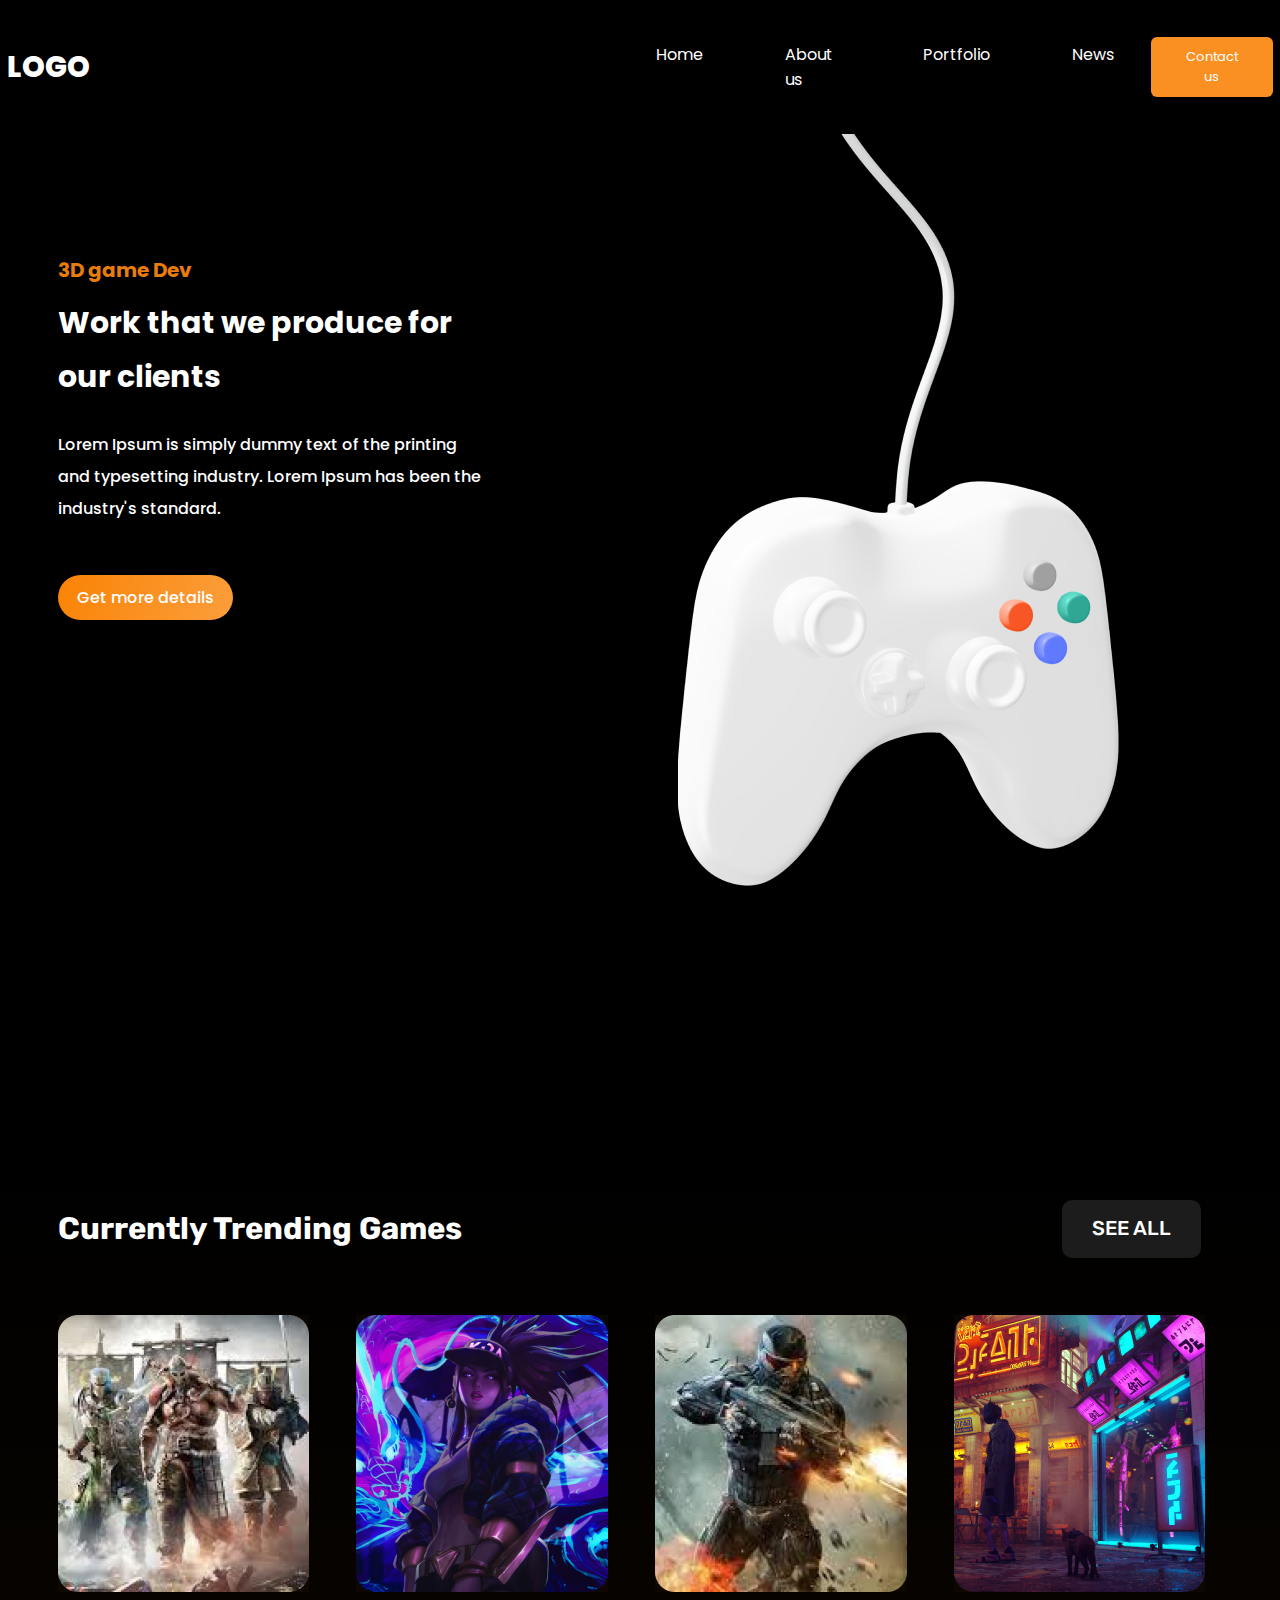
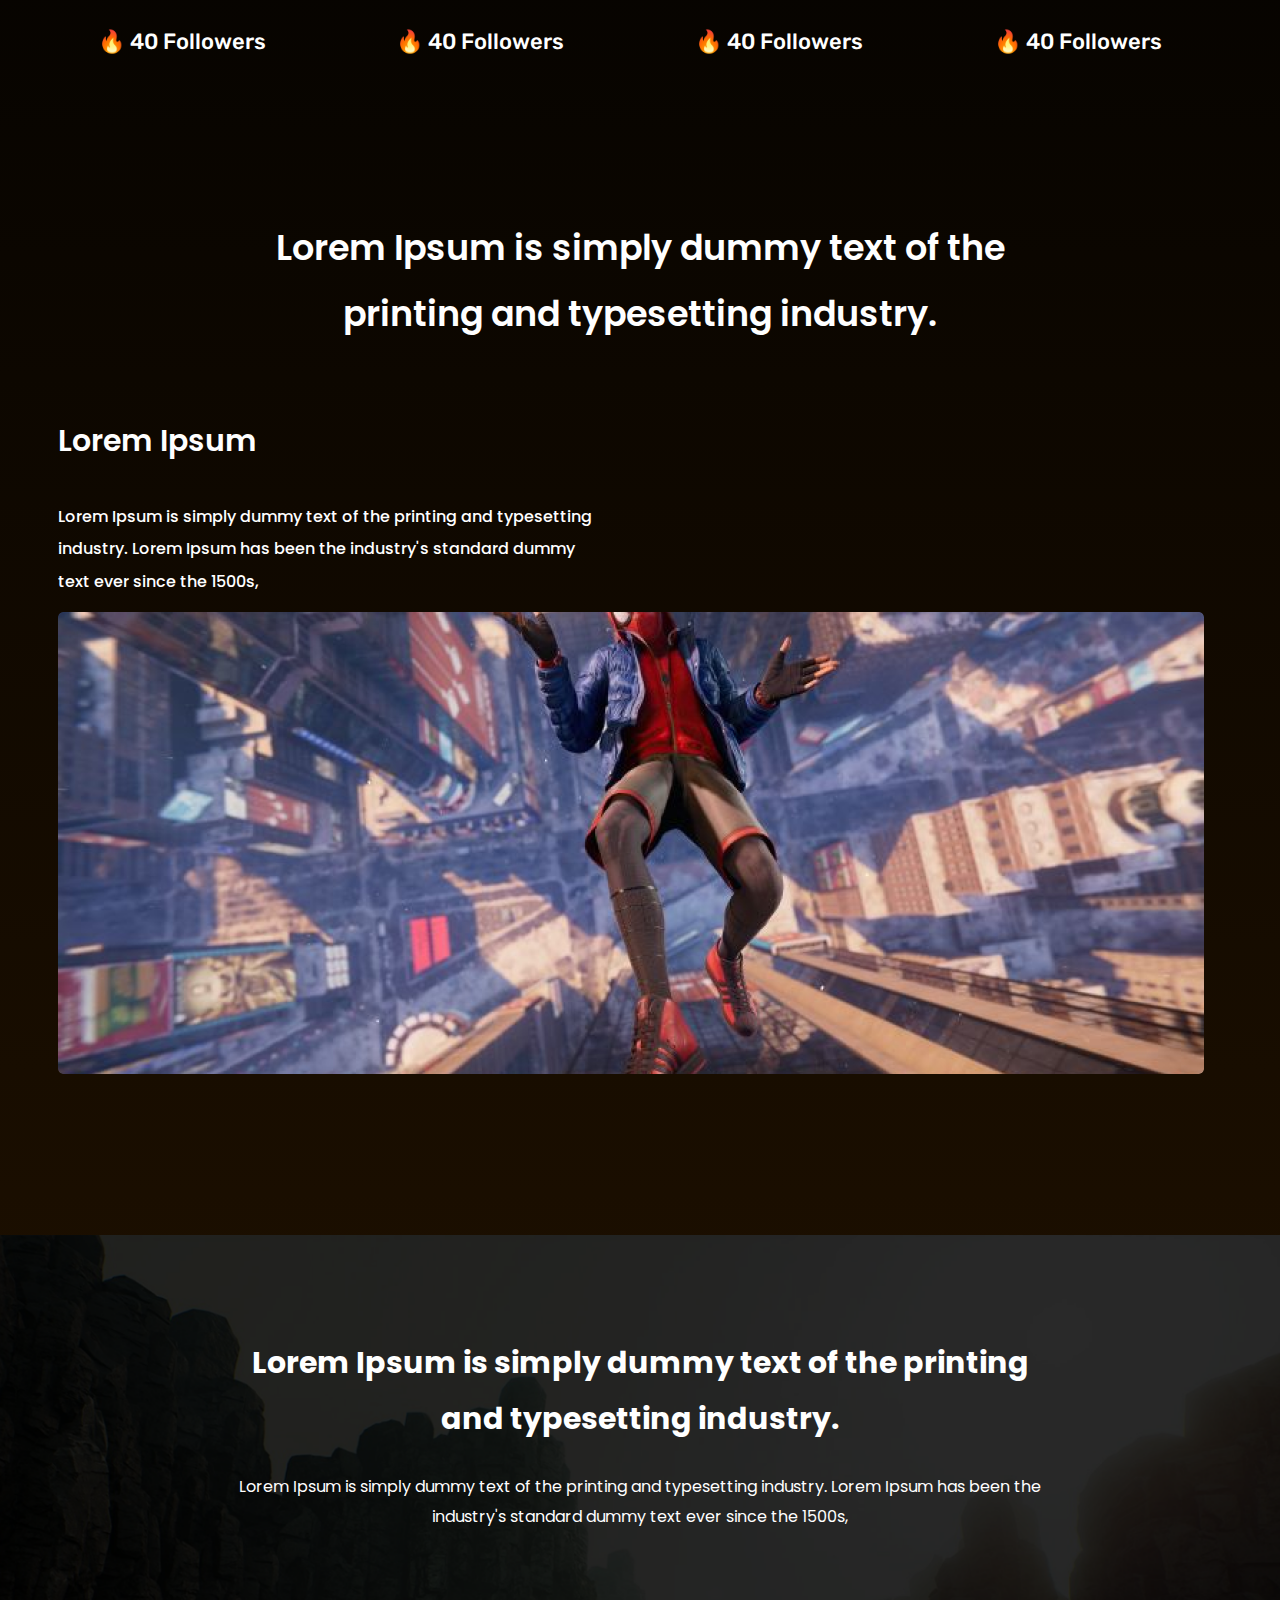
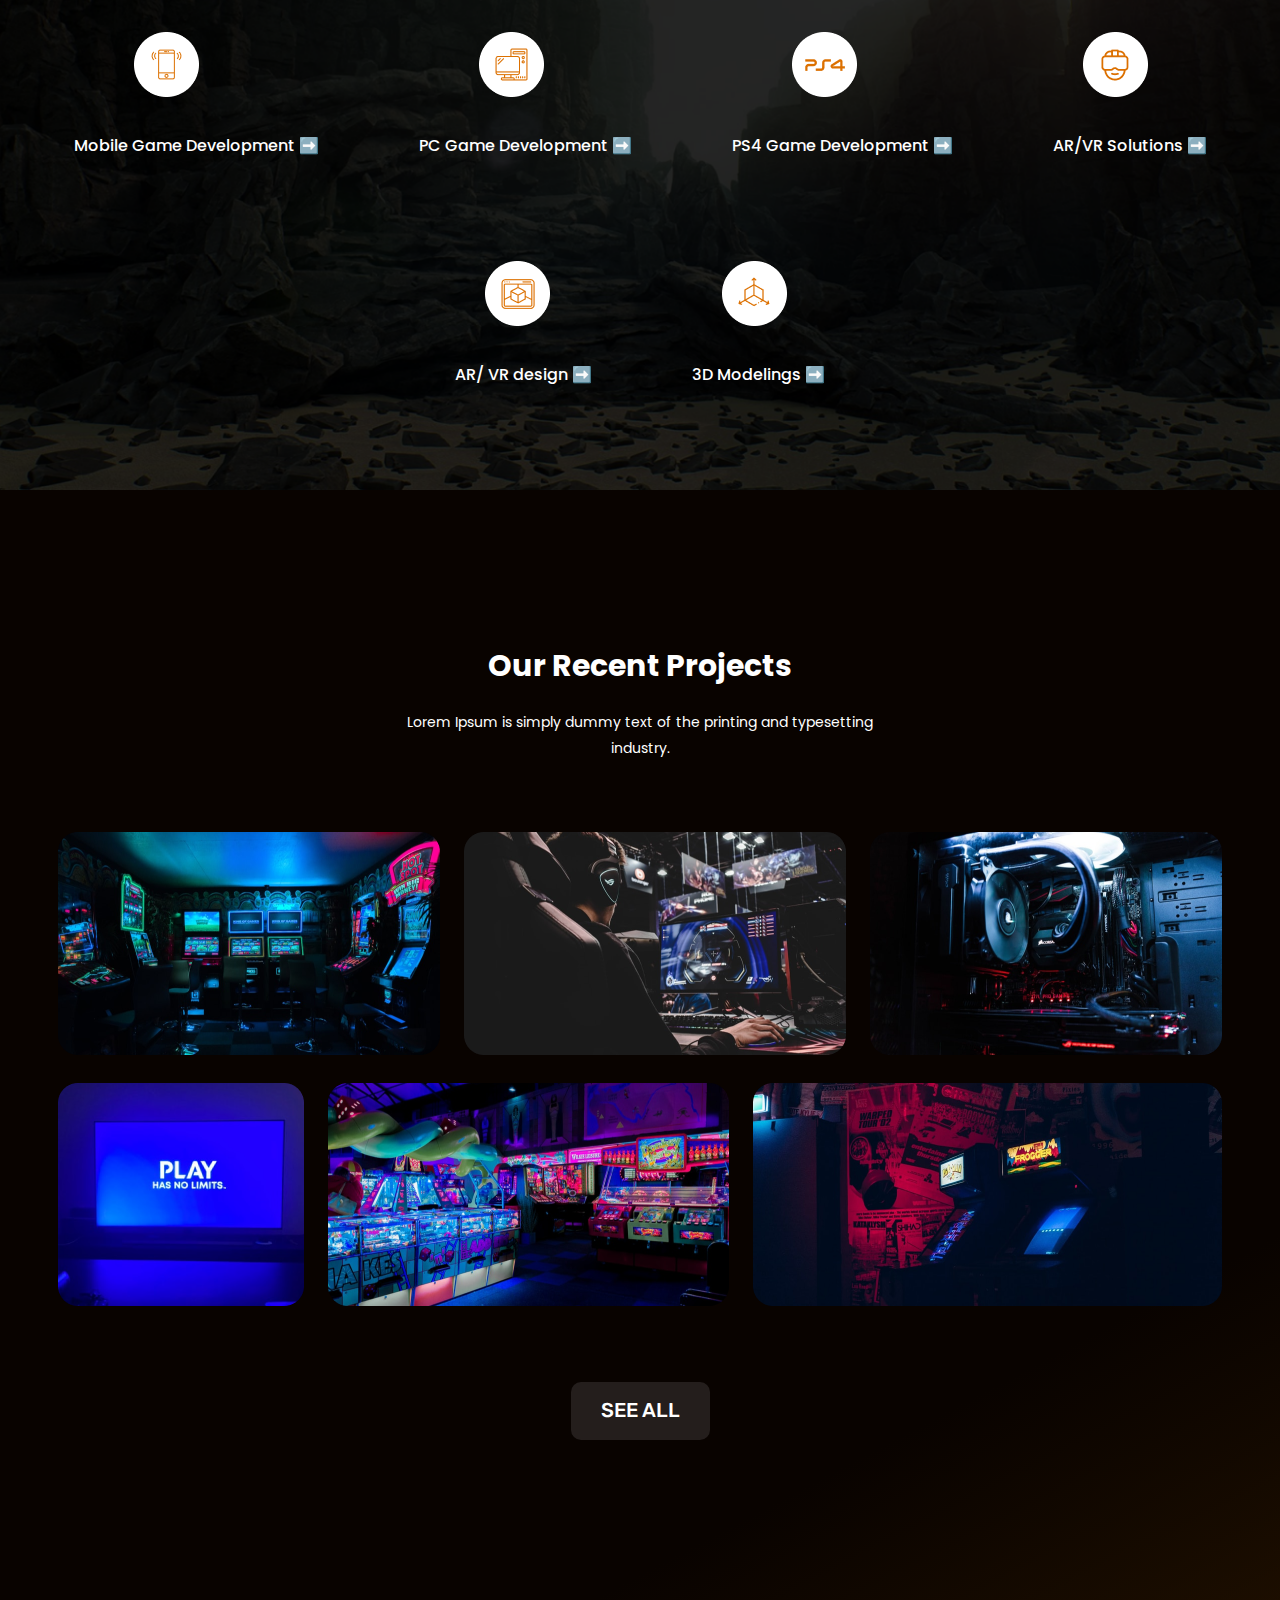
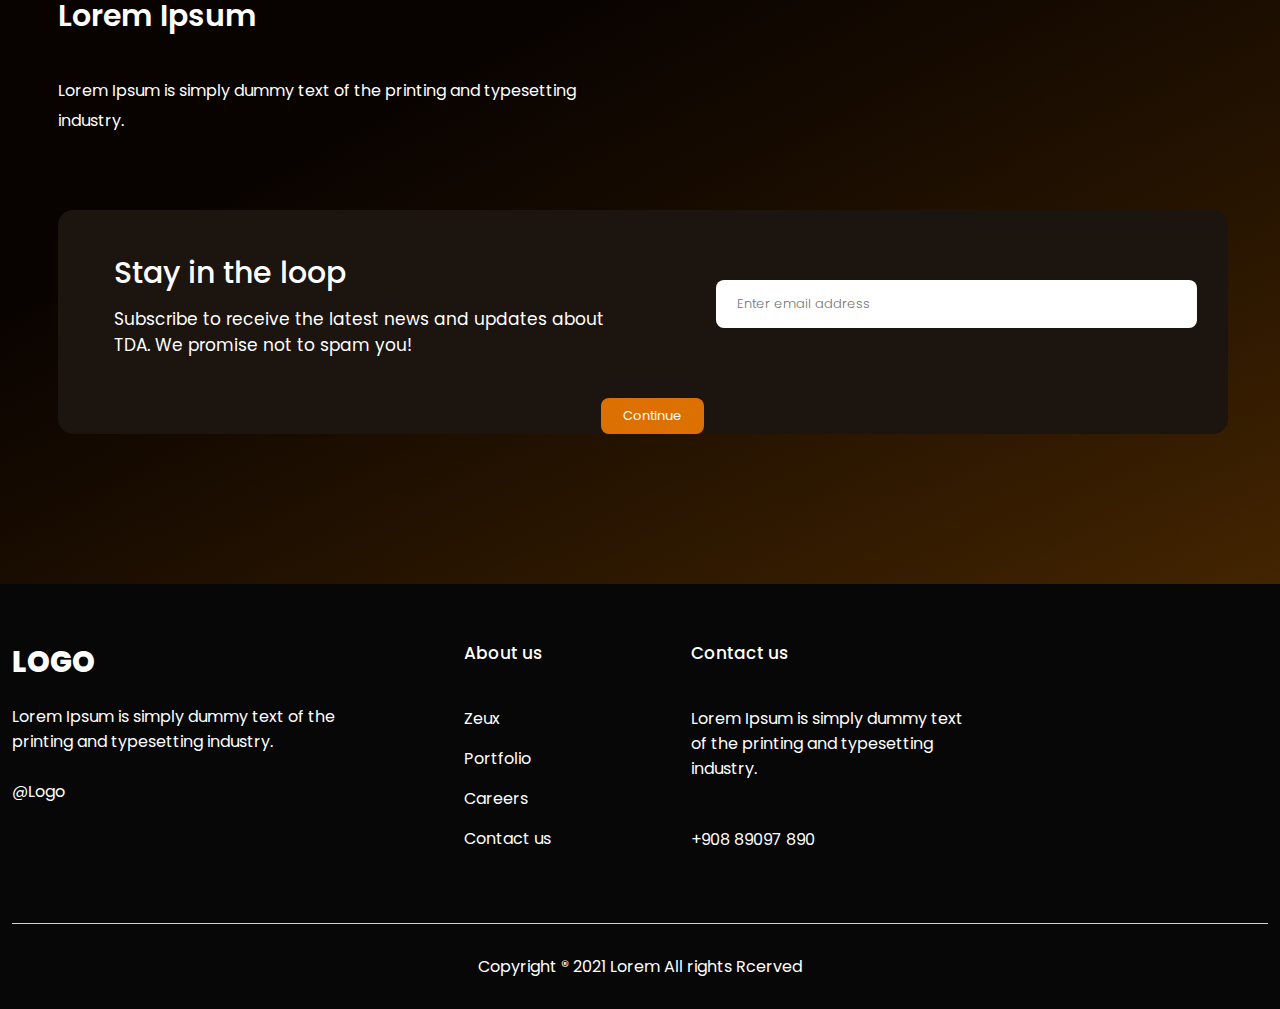
<file: index.html>
<!DOCTYPE html>
<html lang="en">
  <head>
    <meta charset="UTF-8" />
    <meta name="viewport" content="width=device-width, initial-scale=1.0" />
    <link
      href="https://fonts.googleapis.com/css2?family=Poppins:wght@300;400;500;600;700;800&family=Rubik:wght@500;700&display=swap"
      rel="stylesheet"
    />
    <link rel="stylesheet" href="./style.css" />
    <title>Gaming Platform</title>
  </head>
  <body>
    <div class="body">
      <header class="header-inf">
        <a class="logotype" href="">LOGO</a>
        <nav>
          <ul class="nav-list-item">
            <li><a class="navigation-list" href="">Home</a></li>
            <li><a class="navigation-list" href="./about.html">About us</a></li>
            <li>
              <a class="navigation-list" href="./services.html">Portfolio</a>
            </li>
            <li><a class="navigation-list" href="">News</a></li>
          </ul>
        </nav>
        <button class="button-contact"><span>Contact us</span></button>
      </header>
      <!-- hero section -->
      <main>
        <section class="section-one">
          <div class="container">
            <div class="hero-inf">
              <div class="div-hero">
                <h1 class="visually-hidden">section one</h1>
                <p class="text-hero">3D game Dev</p>
                <h2 class="name-hero">Work that we produce for our clients</h2>
                <p class="text-information-hero">
                  Lorem Ipsum is simply dummy text of the printing and
                  typesetting industry. Lorem Ipsum has been the industry's
                  standard.
                </p>
                <button class="button-hero">
                  <span>Get more details</span>
                </button>
              </div>
              <img class="hero-img" src="./game-img/hero.png" alt="" />
            </div>
          </div>
        </section>
        <!-- section game cards information -->
        <section>
          <div class="container">
            <div class="trend-inform">
              <h2 class="name-trend-game">Currently Trending Games</h2>
              <button class="button-see"><span>SEE ALL</span></button>
            </div>
            <ul class="card-trend-game">
              <li>
                <img src="./game-img/game1.png" alt="" />
                <p class="text-followers">&#128293; 40 Followers</p>
              </li>
              <li>
                <img src="./game-img/game2.jpg" alt="" />
                <p class="text-followers">&#128293; 40 Followers</p>
              </li>
              <li>
                <img src="./game-img/game3.jpg" alt="" />
                <p class="text-followers">&#128293; 40 Followers</p>
              </li>
              <li>
                <img src="./game-img/game4.jpg" alt="" />
                <p class="text-followers">&#128293; 40 Followers</p>
              </li>
            </ul>
          </div>
        </section>
        <section class="nvb">
          <div class="container">
            <h2 class="name-lorem">
              Lorem Ipsum is simply dummy text of the <br />
              printing and typesetting industry.
            </h2>
            <h3>Lorem Ipsum</h3>
            <p class="text-lorem">
              Lorem Ipsum is simply dummy text of the printing and typesetting
              industry. Lorem Ipsum has been the industry's standard dummy text
              ever since the 1500s,
            </p>
            <img src="./game-img/inf.png" alt="" />
          </div>
        </section>
        <section class="section-four_img">
          <div class="container">
            <h2 class="name-text">
              Lorem Ipsum is simply dummy text of the printing and typesetting
              industry.
            </h2>
            <p class="text-inform">
              Lorem Ipsum is simply dummy text of the printing and typesetting
              industry. Lorem Ipsum has been the industry's standard dummy text
              ever since the 1500s,
            </p>
            <ul class="special-inf">
              <li class="card-prof">
                <img src="./game-img/img1.png" alt="" />
                <p class="inf-prof">Mobile Game Development &#10145;&#65039;</p>
              </li>
              <li class="card-prof">
                <img src="./game-img/img2.png" alt="" />
                <p class="inf-prof">PC Game Development &#10145;&#65039;</p>
              </li>
              <li class="card-prof">
                <img src="./game-img/img3.png" alt="" />
                <p class="inf-prof">PS4 Game Development &#10145;&#65039;</p>
              </li>
              <li class="card-prof">
                <img src="./game-img/img4.png" alt="" />
                <p class="inf-prof">AR/VR Solutions &#10145;&#65039;</p>
              </li>
              <li class="card-prof">
                <img src="./game-img/img5.png" alt="" />
                <p class="inf-prof">AR/ VR design &#10145;&#65039;</p>
              </li>
              <li class="card-prof">
                <img src="./game-img/img6.png" alt="" />
                <p class="inf-prof">3D Modelings &#10145;&#65039;</p>
              </li>
            </ul>
          </div>
        </section>
        <div class="two-section-pro-form">
          <section class="section-project">
            <div class="container">
              <h2 class="name-project">Our Recent Projects</h2>
              <p class="text-project">
                Lorem Ipsum is simply dummy text of the printing and typesetting
                industry.
              </p>
              <ul class="list-project">
                <li><img src="./game-img/card1.png" alt="" /></li>
                <li><img src="./game-img/card2.png" alt="" /></li>
                <li><img src="./game-img/card3.png" alt="" /></li>
                <li><img src="./game-img/card4.png" alt="" /></li>
                <li><img src="./game-img/card5.png" alt="" /></li>
                <li><img src="./game-img/card6.png" alt="" /></li>
              </ul>
              <div class="buttons-project">
                <button class="button-see"><span>SEE ALL</span></button>
              </div>
            </div>
          </section>
          <!-- section forms -->
          <section class="section-form">
            <div class="container">
              <h2 class="name-form-hero">Lorem Ipsum</h2>
              <p class="text-form-hero">
                Lorem Ipsum is simply dummy text of the printing and typesetting
                industry.
              </p>
              <div class="box-form">
                <div>
                  <h3 class="name-form">Stay in the loop</h3>
                  <p class="text-form">
                    Subscribe to receive the latest news and updates about TDA.
                    We promise not to spam you!
                  </p>
                </div>
                <div class="input-search">
                  <input type="text" placeholder="Enter email address" />
                  <button class="button-continu"><span>Continue</span></button>
                </div>
              </div>
            </div>
          </section>
        </div>
      </main>
      <footer class="footer">
        <div class="footer-cont">
          <div class="footer-content">
            <div>
              <a class="logotype-footer" href="">LOGO</a>
              <p class="text-footer">
                Lorem Ipsum is simply dummy text of the printing and typesetting
                industry.
              </p>
              <a class="text-footer" href="mailto:@Logo">@Logo</a>
            </div>
            <div class="informatio-about">
              <ul class="about-us">
                <li><h3 class="name-contact-footer">About us</h3></li>
                <li><a class="information" href="">Zeux</a></li>
                <li><a class="information" href="">Portfolio</a></li>
                <li><a class="information" href="">Careers</a></li>
                <li><a class="information" href="">Contact us</a></li>
              </ul>
              <ul class="about-us">
                <li><h3 class="name-contact-footer">Contact us</h3></li>
                <li>
                  <p class="information-text">
                    Lorem Ipsum is simply dummy text of the printing and
                    typesetting industry.
                  </p>
                </li>
                <li>
                  <a class="information" href="tel:+90889097890"
                    >+908 89097 890</a
                  >
                </li>
              </ul>
            </div>
          </div>
          <div class="text-copyright">
            <p class="inf-text-copyright">
              Copyright ® 2021 Lorem All rights Rcerved
            </p>
          </div>
        </div>
      </footer>
    </div>
  </body>
</html>
</file>
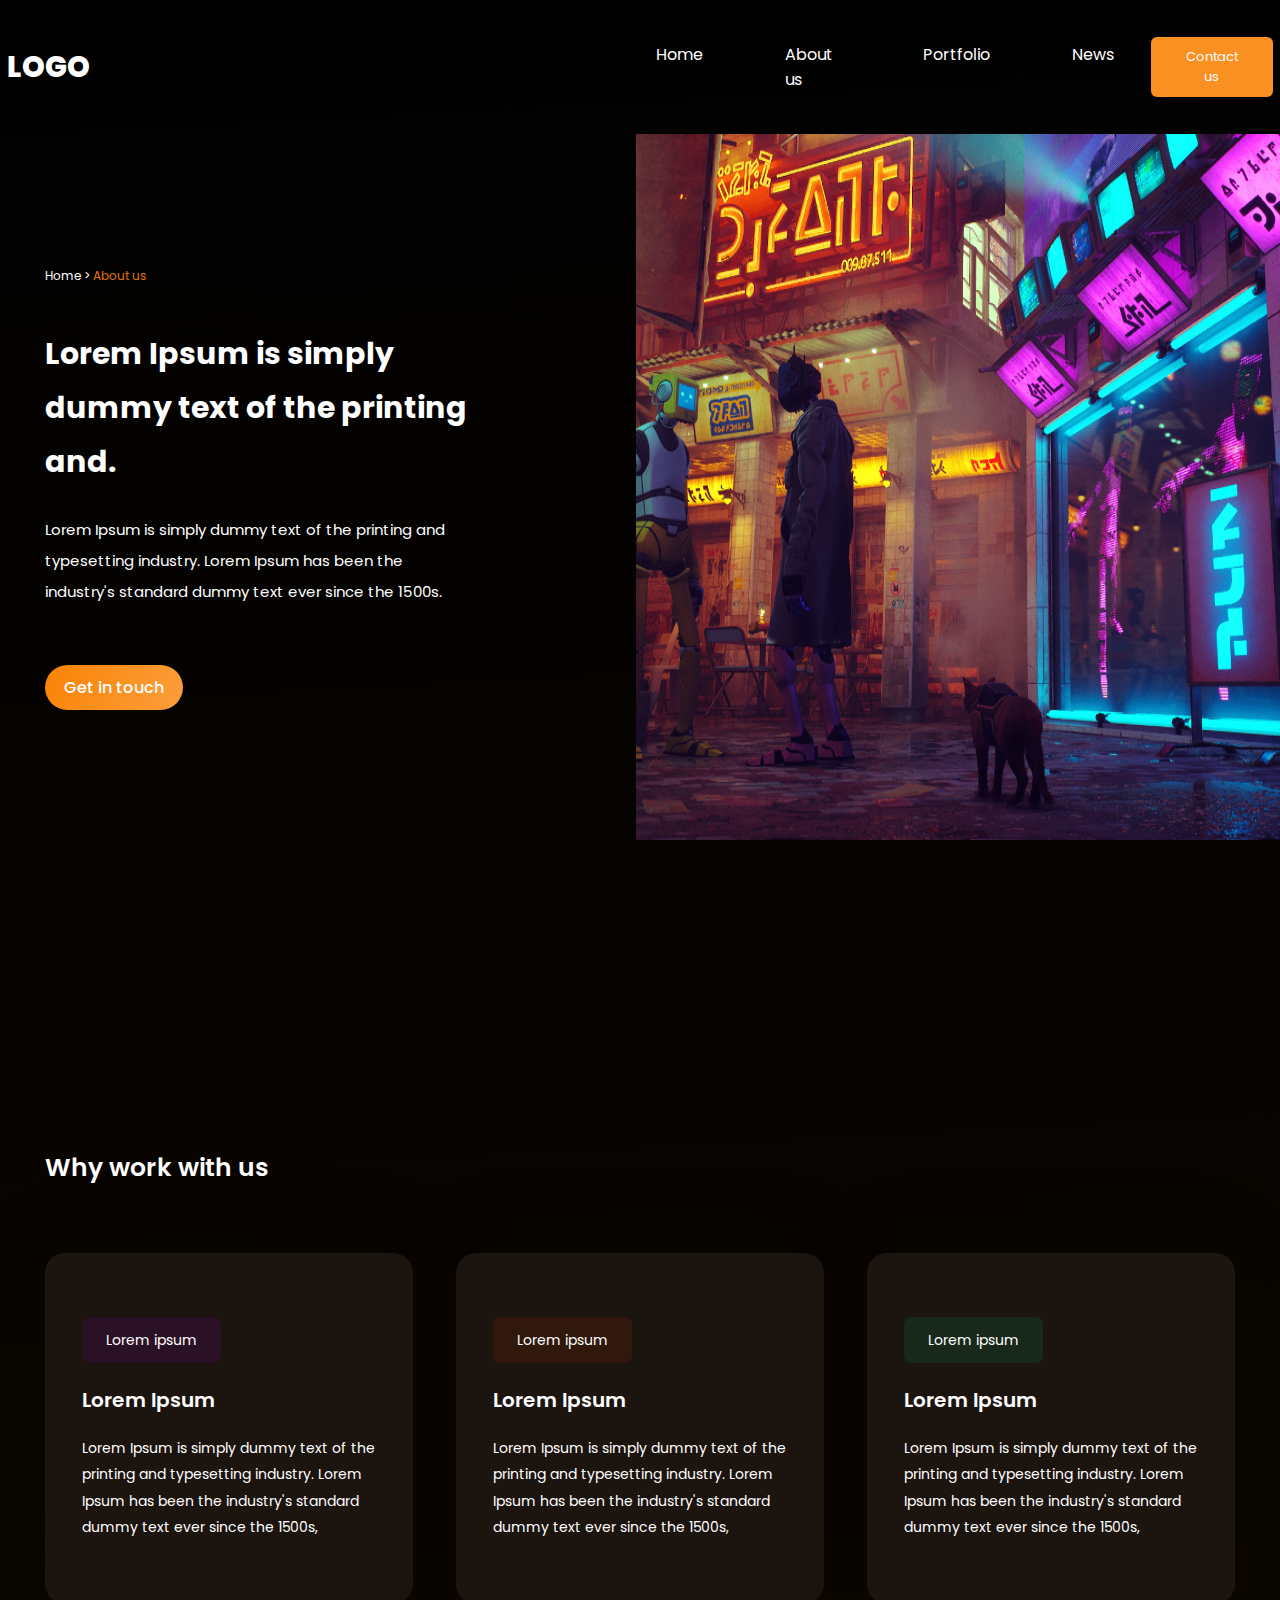
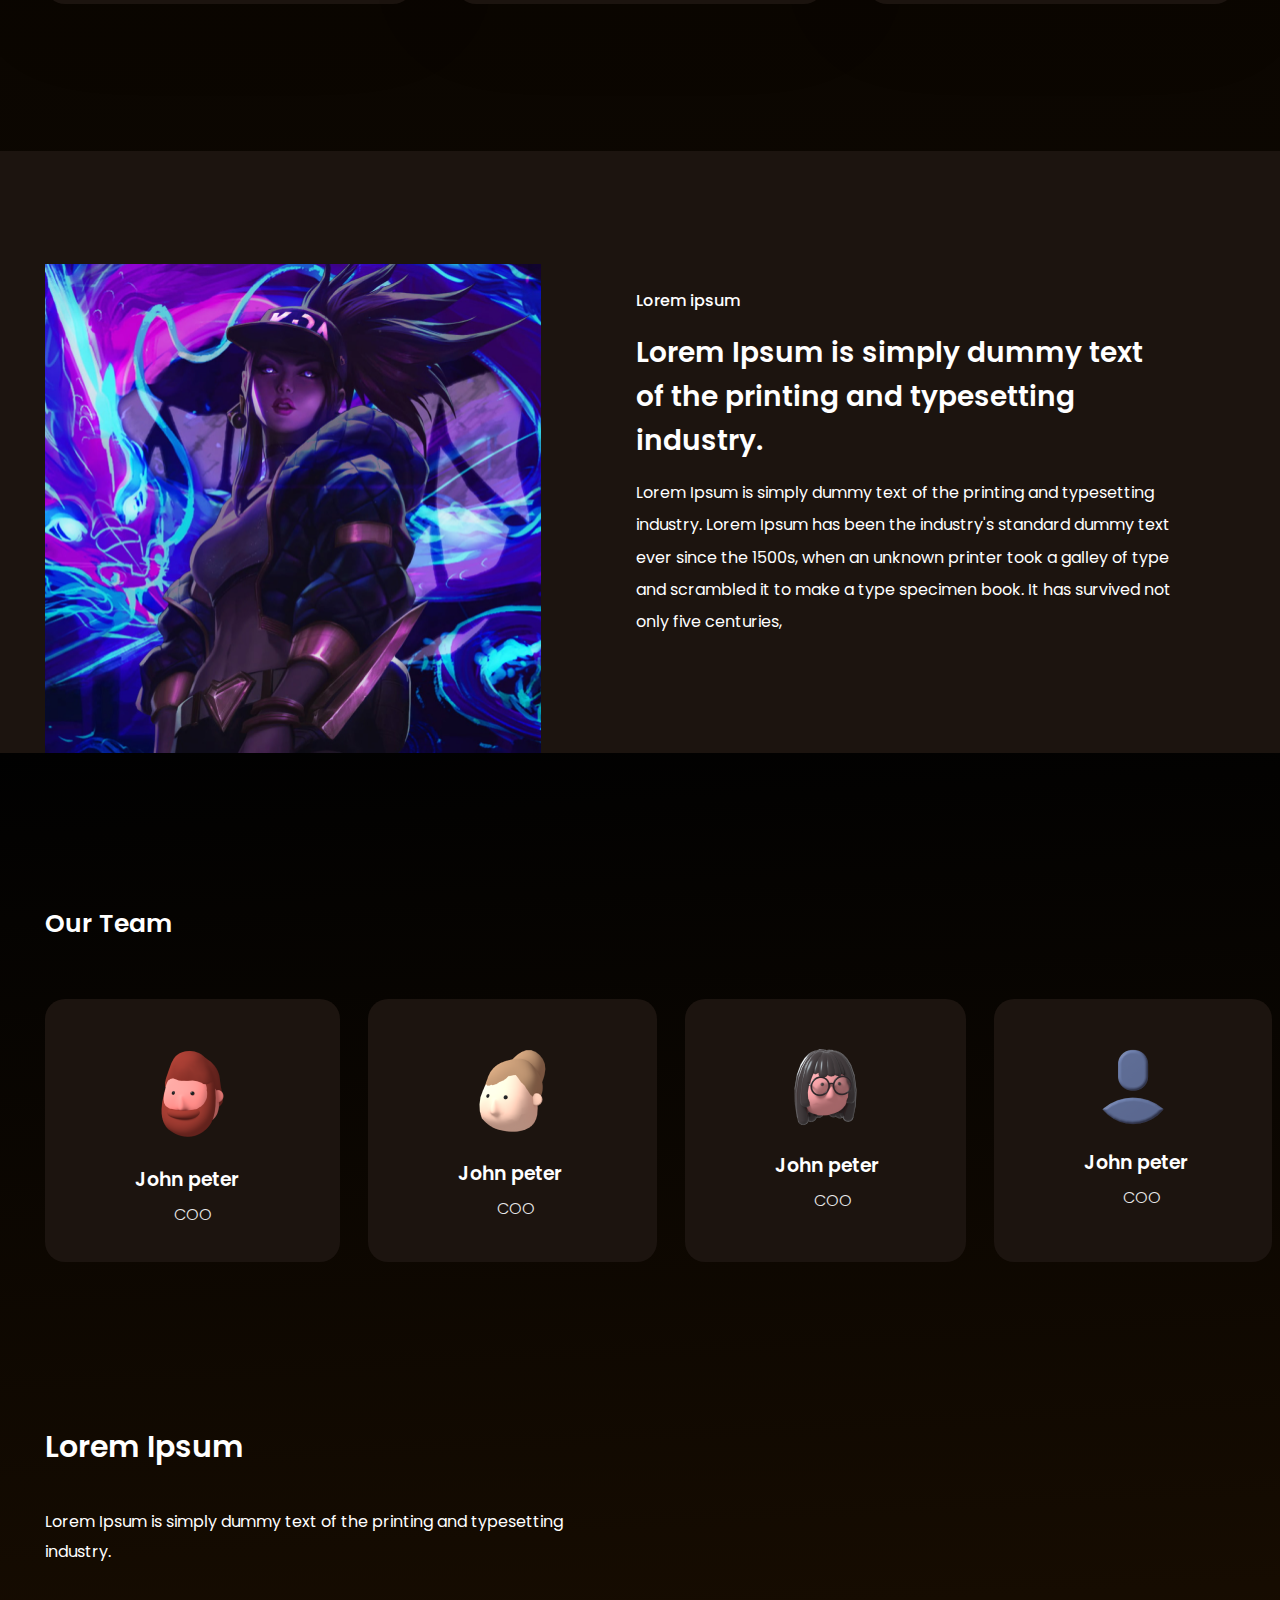
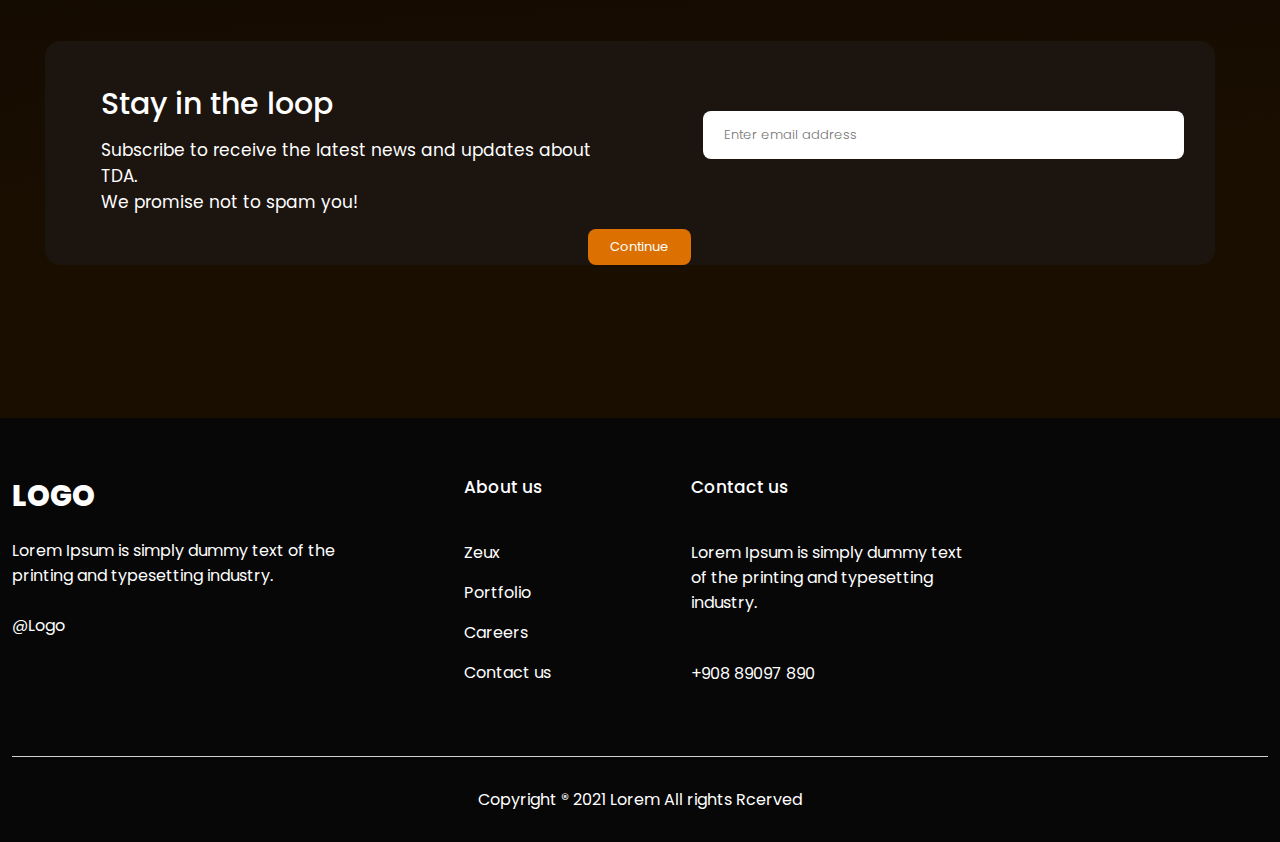
<file: about.html>
<!DOCTYPE html>
<html lang="en">
  <head>
    <meta charset="UTF-8" />
    <meta name="viewport" content="width=device-width, initial-scale=1.0" />
    <link
      href="https://fonts.googleapis.com/css2?family=Poppins:wght@300;400;500;600;700;800&family=Rubik:wght@400;500;700&display=swap"
      rel="stylesheet"
    />
    <link rel="stylesheet" href="./style.css" />
    <title>About Gaming Platform</title>
  </head>
  <body>
    <div class="body-about">
      <header class="header-inf">
        <a class="logotype" href="">LOGO</a>
        <nav>
          <ul class="nav-list-item">
            <li>
              <a class="navigation-list" href="./index.html">Home</a>
            </li>
            <li>
              <a class="navigation-list" href="./about.html">About us</a>
            </li>
            <li>
              <a class="navigation-list" href="./services.html">Portfolio</a>
            </li>
            <li><a class="navigation-list" href="">News</a></li>
          </ul>
        </nav>
        <button class="button-contact"><span>Contact us</span></button>
      </header>
      <main>
        <!-- one section -->
        <section class="section-one">
          <div class="container-two">
            <div class="hero-information">
              <div class="hero-content">
                <p class="about-page">Home ><span> About us</span></p>
                <h1 class="name-hero">
                  Lorem Ipsum is simply dummy text of the printing and.
                </h1>
                <p class="text-hero-information">
                  Lorem Ipsum is simply dummy text of the printing and
                  typesetting industry. Lorem Ipsum has been the industry's
                  standard dummy text ever since the 1500s.
                </p>
                <button class="button-hero"><span>Get in touch</span></button>
              </div>
              <img class="img-hero" src="./about_us-img/img1.png" alt="" />
            </div>
          </div>
        </section>
        <!-- two section -->
        <section class="section-two">
          <div class="container-two">
            <h2 class="head">Why work with us</h2>
            <ul class="list-card">
              <li class="card">
                <button class="button">
                  <span class="text-button-card">Lorem ipsum</span>
                </button>
                <h3 class="head-card">Lorem Ipsum</h3>
                <p class="text-card">
                  Lorem Ipsum is simply dummy text of the printing and
                  typesetting industry. Lorem Ipsum has been the industry's
                  standard dummy text ever since the 1500s,
                </p>
              </li>
              <li class="card">
                <button class="button">
                  <span class="text-button-card">Lorem ipsum</span>
                </button>
                <h3 class="head-card">Lorem Ipsum</h3>
                <p class="text-card">
                  Lorem Ipsum is simply dummy text of the printing and
                  typesetting industry. Lorem Ipsum has been the industry's
                  standard dummy text ever since the 1500s,
                </p>
              </li>
              <li class="card">
                <button class="button">
                  <span class="text-button-card">Lorem ipsum</span>
                </button>
                <h3 class="head-card">Lorem Ipsum</h3>
                <p class="text-card">
                  Lorem Ipsum is simply dummy text of the printing and
                  typesetting industry. Lorem Ipsum has been the industry's
                  standard dummy text ever since the 1500s,
                </p>
              </li>
            </ul>
          </div>
        </section>
        <section class="section-three">
          <div class="container-two">
            <h2 class="visually-hidden">section lorem</h2>
            <div class="lorem-inform">
              <img
                class="img-cards-two-about"
                src="./about_us-img/img2.png"
                alt=""
              />
              <div class="inform-lorem-card">
                <p class="text-lorem">Lorem ipsum</p>
                <h2 class="inform-name-lorem">
                  Lorem Ipsum is simply dummy text of the printing and
                  typesetting industry.
                </h2>
                <p class="inform-name-text">
                  Lorem Ipsum is simply dummy text of the printing and
                  typesetting industry. Lorem Ipsum has been the industry's
                  standard dummy text ever since the 1500s, when an unknown
                  printer took a galley of type and scrambled it to make a type
                  specimen book. It has survived not only five centuries,
                </p>
              </div>
            </div>
          </div>
        </section>
        <section class="section-four">
          <div class="container-two">
            <h2 class="headline">Our Team</h2>
            <ul class="list-cards">
              <li class="cards-team">
                <img class="userpic" src="./about_us-img/card1.png" alt="" />
                <h3 class="caption">John peter</h3>
                <p>COO</p>
              </li>
              <li class="cards-team">
                <img class="userpic" src="./about_us-img/card2.png" alt="" />
                <h3 class="caption">John peter</h3>
                <p>COO</p>
              </li>
              <li class="cards-team">
                <img class="userpic" src="./about_us-img/card3.png" alt="" />
                <h3 class="caption">John peter</h3>
                <p>COO</p>
              </li>
              <li class="cards-team">
                <img class="userpic" src="./about_us-img/card4.png" alt="" />
                <h3 class="caption">John peter</h3>
                <p>COO</p>
              </li>
            </ul>
          </div>
          <div class="container-two">
            <h2 class="name-form-hero">Lorem Ipsum</h2>
            <p class="text-form-hero">
              Lorem Ipsum is simply dummy text of the printing and typesetting
              industry.
            </p>
            <div class="box-form">
              <div>
                <h3 class="name-form">Stay in the loop</h3>
                <p class="text-form">
                  Subscribe to receive the latest news and updates about TDA.
                  <br />
                  We promise not to spam you!
                </p>
              </div>
              <div class="input-search">
                <input type="text" placeholder="Enter email address" />
                <button class="button-continu"><span>Continue</span></button>
              </div>
            </div>
          </div>
        </section>
      </main>
      <footer class="footer">
        <div class="footer-cont">
          <div class="footer-content">
            <div>
              <a class="logotype-footer" href="">LOGO</a>
              <p class="text-footer">
                Lorem Ipsum is simply dummy text of the printing and typesetting
                industry.
              </p>
              <a class="text-footer" href="mailto:@Logo">@Logo</a>
            </div>
            <div class="informatio-about">
              <ul class="about-us">
                <li><h3 class="name-contact-footer">About us</h3></li>
                <li><a class="information" href="">Zeux</a></li>
                <li><a class="information" href="">Portfolio</a></li>
                <li><a class="information" href="">Careers</a></li>
                <li><a class="information" href="">Contact us</a></li>
              </ul>
              <ul>
                <li><h3 class="name-contact-footer">Contact us</h3></li>
                <li>
                  <p class="information-text">
                    Lorem Ipsum is simply dummy text of the printing and
                    typesetting industry.
                  </p>
                </li>
                <li>
                  <a class="information" href="tel:+90889097890"
                    >+908 89097 890</a
                  >
                </li>
              </ul>
            </div>
          </div>
          <div class="text-copyright">
            <p class="inf-text-copyright">
              Copyright ® 2021 Lorem All rights Rcerved
            </p>
          </div>
        </div>
      </footer>
    </div>
  </body>
</html>
</file>
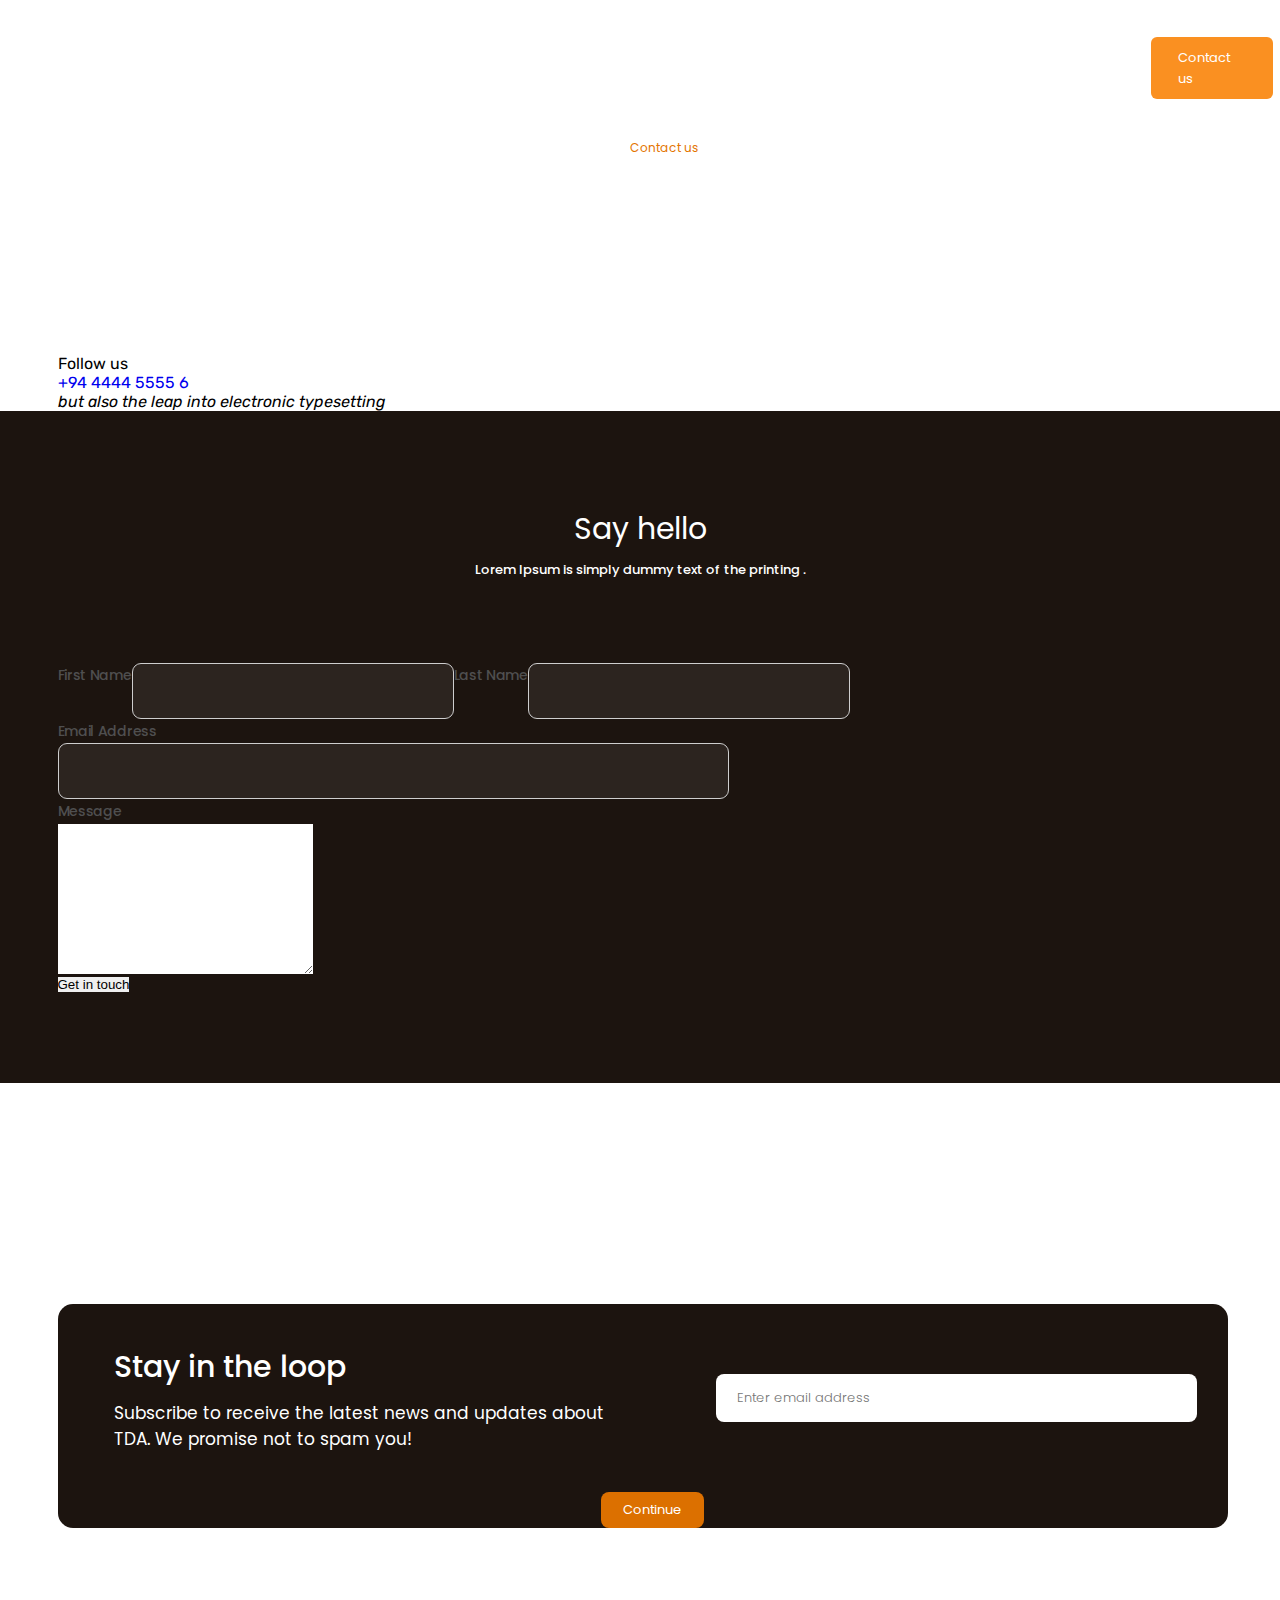
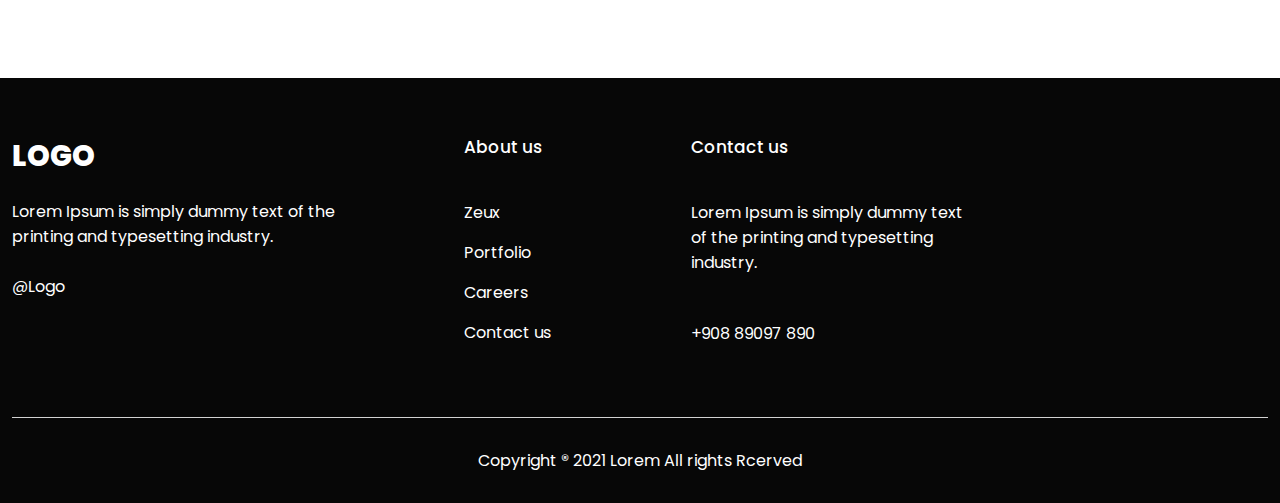
<file: contact.html>
<!DOCTYPE html>
<html lang="en">
  <head>
    <meta charset="UTF-8" />
    <meta name="viewport" content="width=device-width, initial-scale=1.0" />
    <link
      rel="shortcut icon"
      href="./img-icons/icons.png"
      type="image/x-icon"
    />
    <link
      href="https://fonts.googleapis.com/css2?family=Poppins:wght@300;400;500;600;700;800&family=Rubik:wght@400;500;700&display=swap"
      rel="stylesheet"
    />
    <link rel="stylesheet" href="./style.css" />
    <title>Contact Gaming Platform</title>
  </head>
  <body>
    <header class="header-inf">
      <a class="logotype" href="">LOGO</a>
      <nav>
        <ul class="nav-list-item">
          <li>
            <a class="navigation-list" href="./index.html">Home</a>
          </li>
          <li>
            <a class="navigation-list" href="./about.html">About us</a>
          </li>
          <li>
            <a class="navigation-list" href="./services.html">Portfolio</a>
          </li>
          <li><a class="navigation-list" href="./news.html">News</a></li>
        </ul>
      </nav>
      <a class="button-contact" href="./contact.html"
        ><span>Contact us</span></a
      >
    </header>
    <main>
      <section>
        <div class="container">
          <p class="about-page tittle">Home ><span> Contact us</span></p>
          <h1 class="service-name">
            Lorem Ipsum is simply dummy text of the printing and.
          </h1>
          <p class="service-text news">
            Lorem Ipsum is simply dummy text of the printing and typesetting
            industry.
          </p>
          <ul>
            <li><p>Follow us</p></li>
            <li><a href="tel:+94444455556">+94 4444 5555 6</a></li>
            <li>
              <address>
                <p>but also the leap into electronic typesetting</p>
              </address>
            </li>
          </ul>
        </div>
      </section>
      <section class="form-information">
        <div class="container">
          <h2 class="forms-tittle">Say hello</h2>
          <p>Lorem Ipsum is simply dummy text of the printing .</p>
          <form action="">
            <div class="input-name-information">
              <label for="name">First Name</label>
              <input name="name" type="text" />
              <label for="surname">Last Name</label>
              <input name="surname" type="text" />
            </div>
            <label class="email-label" for="email">Email Address</label>
            <input class="input-email" name="email" type="email" />
            <label for="">Message</label>
            <textarea
              class="texrea-message"
              name=""
              id=""
              cols="30"
              rows="10"
            ></textarea>
            <button><span>Get in touch</span></button>
          </form>
        </div>
      </section>
      <section class="section-form">
        <div class="container">
          <h2 class="name-form-hero">Lorem Ipsum</h2>
          <p class="text-form-hero">
            Lorem Ipsum is simply dummy text of the printing and typesetting
            industry.
          </p>
          <div class="box-form">
            <div>
              <h3 class="name-form">Stay in the loop</h3>
              <p class="text-form">
                Subscribe to receive the latest news and updates about TDA. We
                promise not to spam you!
              </p>
            </div>
            <div class="input-search">
              <input type="text" placeholder="Enter email address" />
              <button class="button-continu"><span>Continue</span></button>
            </div>
          </div>
        </div>
      </section>
    </main>
    <footer class="footer">
      <div class="footer-cont">
        <div class="footer-content">
          <div>
            <a class="logotype-footer" href="">LOGO</a>
            <p class="text-footer">
              Lorem Ipsum is simply dummy text of the printing and typesetting
              industry.
            </p>
            <a class="text-footer" href="mailto:@Logo">@Logo</a>
          </div>
          <div class="informatio-about">
            <ul class="about-us">
              <li><h3 class="name-contact-footer">About us</h3></li>
              <li><a class="information" href="">Zeux</a></li>
              <li><a class="information" href="">Portfolio</a></li>
              <li><a class="information" href="">Careers</a></li>
              <li><a class="information" href="">Contact us</a></li>
            </ul>
            <ul class="about-us">
              <li><h3 class="name-contact-footer">Contact us</h3></li>
              <li>
                <p class="information-text">
                  Lorem Ipsum is simply dummy text of the printing and
                  typesetting industry.
                </p>
              </li>
              <li>
                <a class="information" href="tel:+90889097890"
                  >+908 89097 890</a
                >
              </li>
            </ul>
          </div>
        </div>
        <div class="text-copyright">
          <p class="inf-text-copyright">
            Copyright ® 2021 Lorem All rights Rcerved
          </p>
        </div>
      </div>
    </footer>
  </body>
</html>
</file>
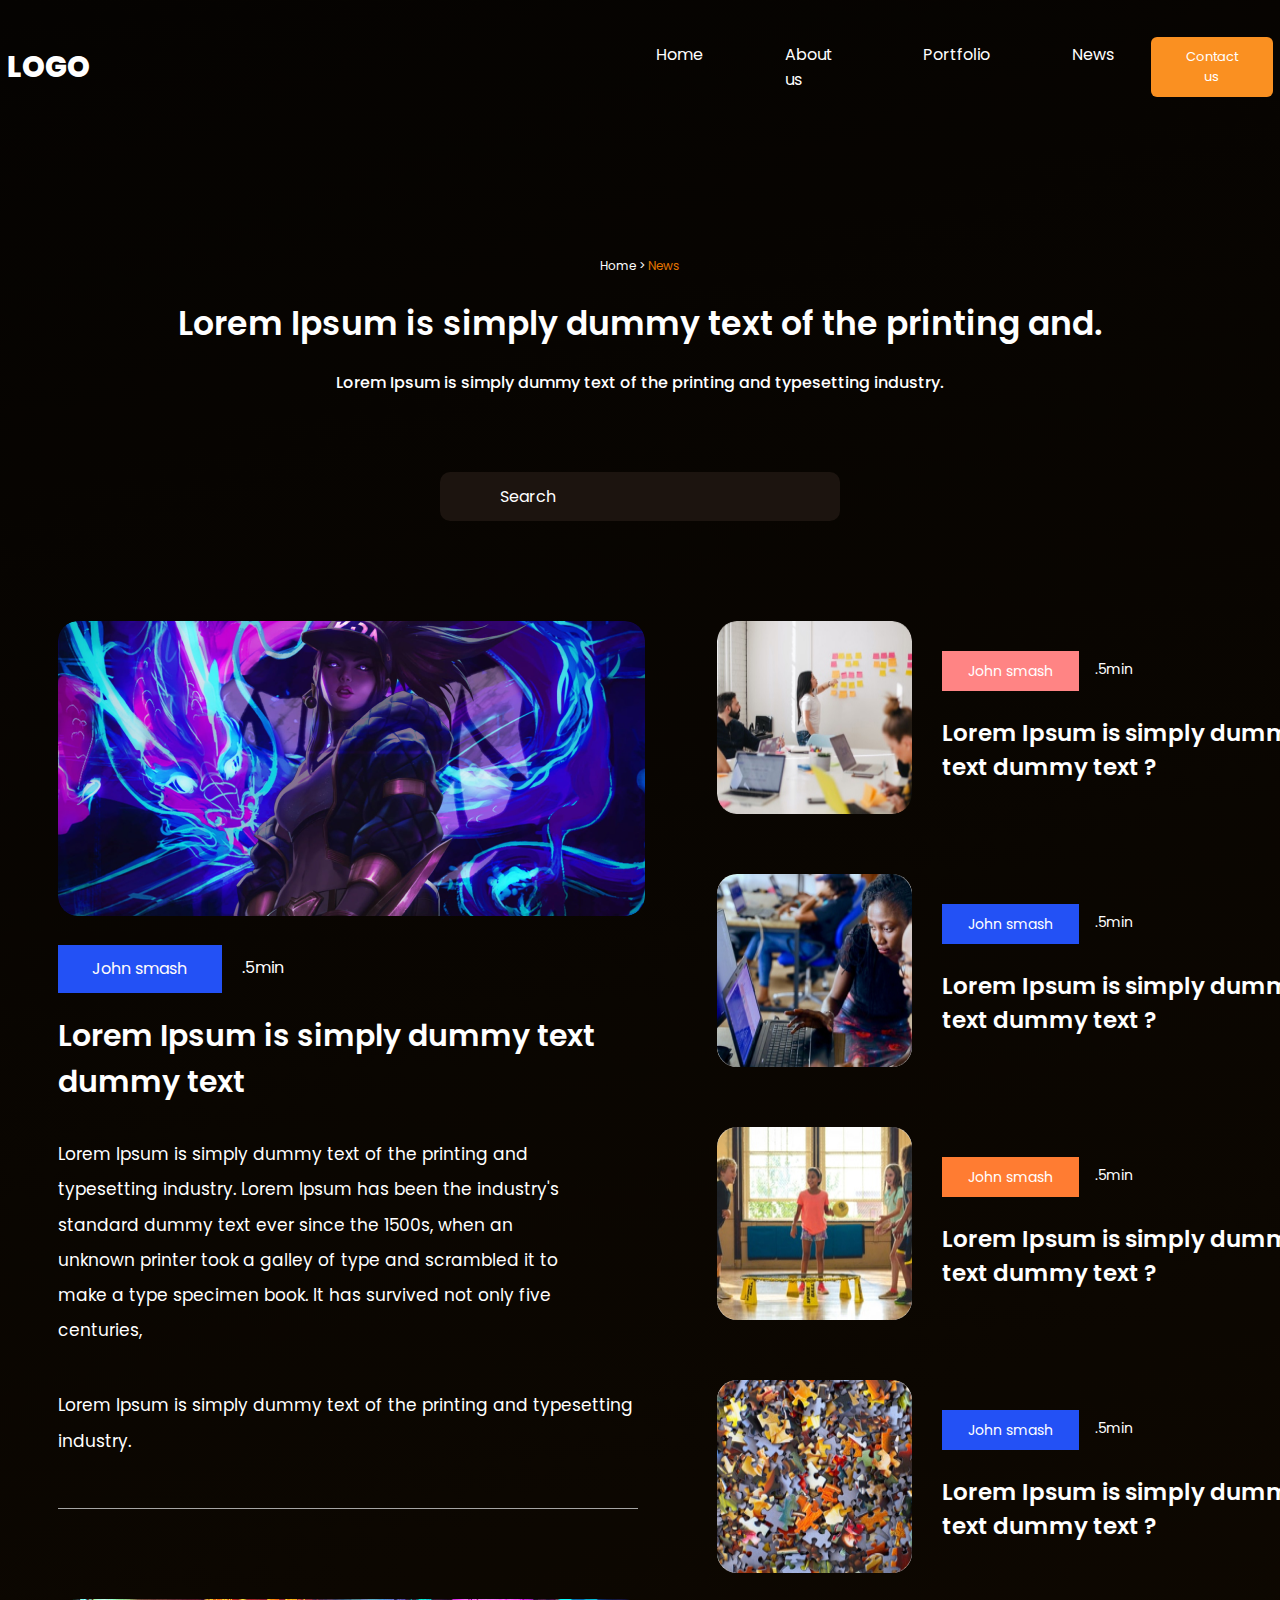
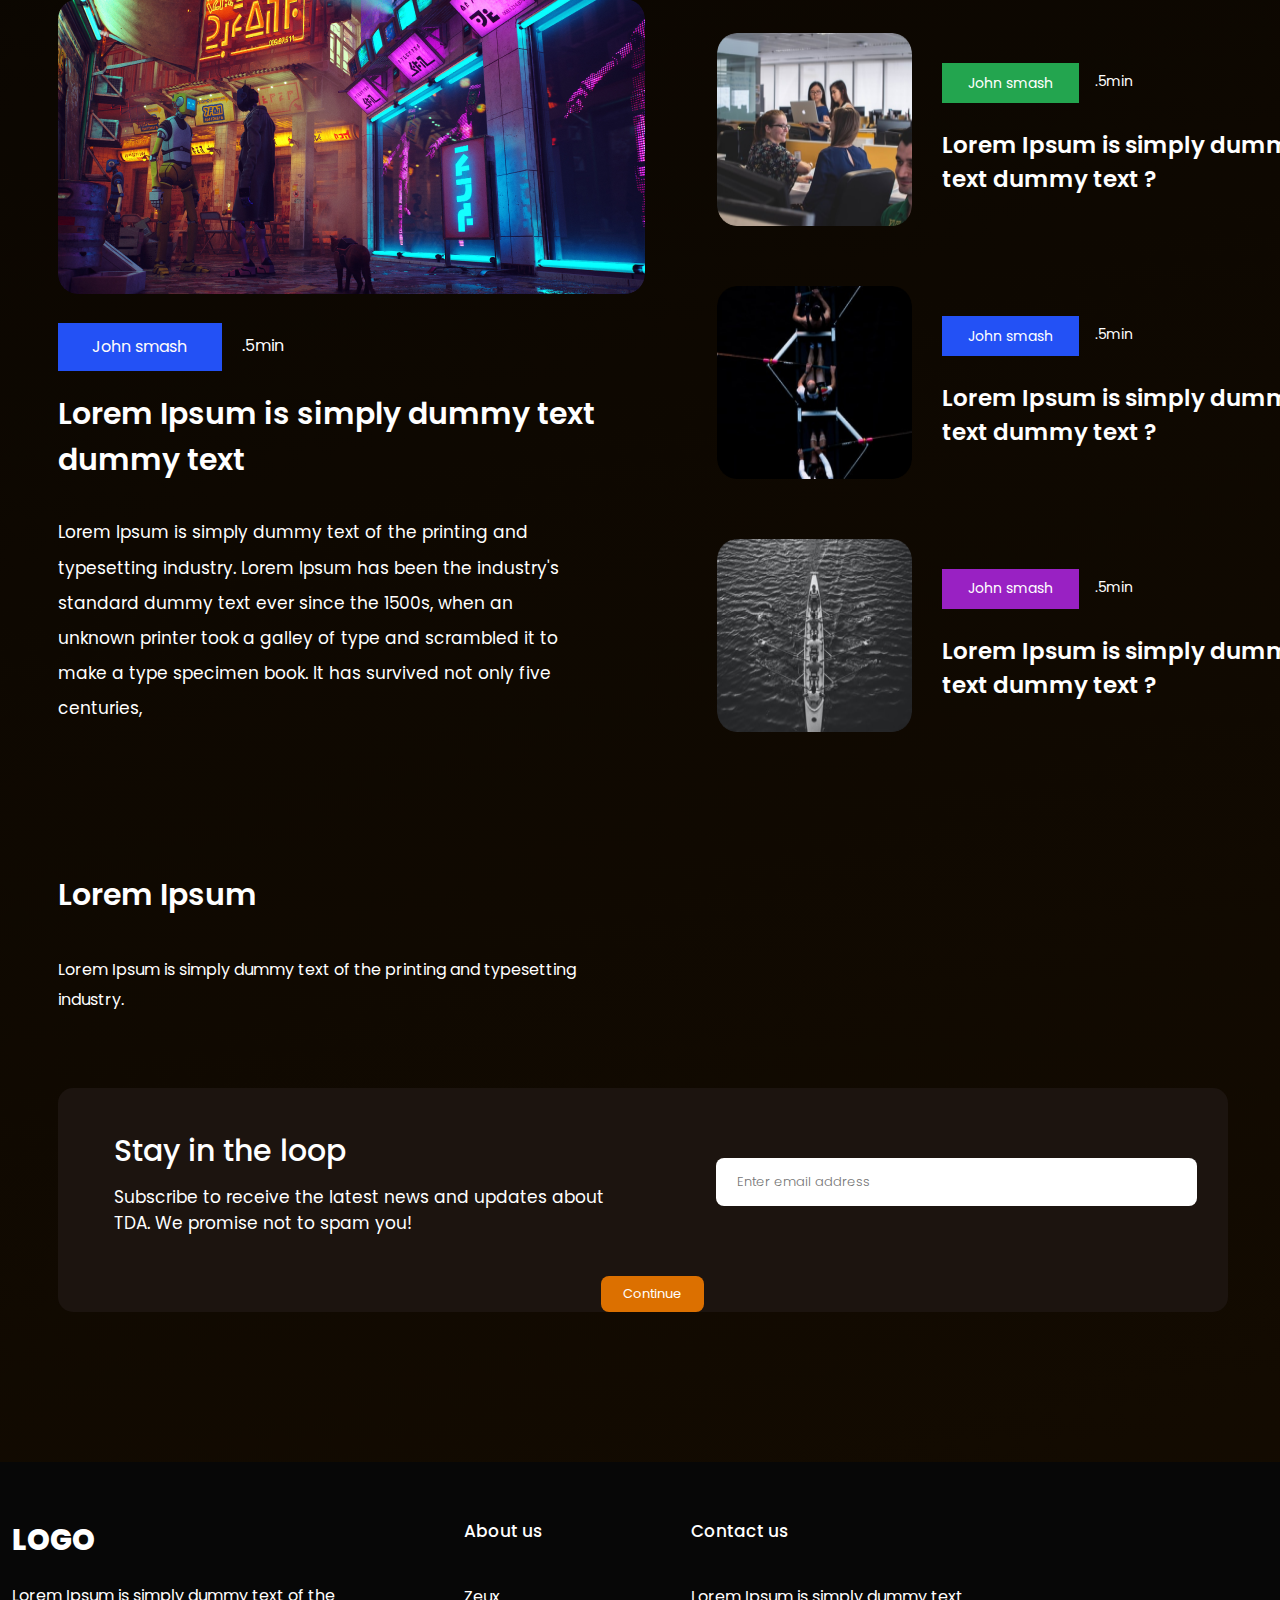
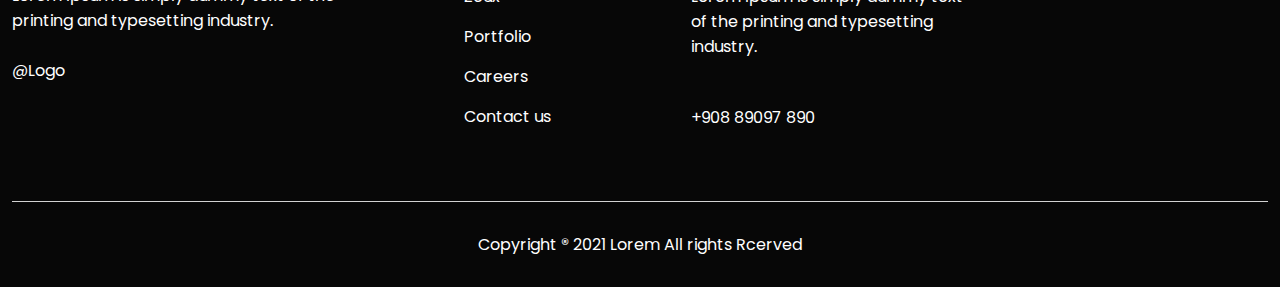
<file: news.html>
<!DOCTYPE html>
<html lang="en">
  <head>
    <meta charset="UTF-8" />
    <meta name="viewport" content="width=device-width, initial-scale=1.0" />
    <link
      href="https://fonts.googleapis.com/css2?family=Poppins:wght@300;400;500;600;700;800&family=Rubik:wght@400;500;700&display=swap"
      rel="stylesheet"
    />
    <link rel="stylesheet" href="./style.css" />
    <title>News Gaming Platform</title>
  </head>
  <body class="body-news">
    <header class="header-inf">
      <a class="logotype" href="">LOGO</a>
      <nav>
        <ul class="nav-list-item">
          <li>
            <a class="navigation-list" href="./index.html">Home</a>
          </li>
          <li>
            <a class="navigation-list" href="./about.html">About us</a>
          </li>
          <li>
            <a class="navigation-list" href="./services.html">Portfolio</a>
          </li>
          <li><a class="navigation-list" href="./news.html">News</a></li>
        </ul>
      </nav>
      <button class="button-contact"><span>Contact us</span></button>
    </header>
    <main>
      <section class="section-list-item-news">
        <div class="container">
          <p class="about-page tittle">Home ><span> News</span></p>
          <h1 class="service-name">
            Lorem Ipsum is simply dummy text of the printing and.
          </h1>
          <p class="service-text news">
            Lorem Ipsum is simply dummy text of the printing and typesetting
            industry.
          </p>
          <input class="search-input-hero" type="text" placeholder="Search" />
          <div class="hero-news-content">
            <ul>
              <li>
                <img class="img-one" src="./news-img/card1.png" alt="" />
                <div class="button-namber">
                  <button class="button-smash"><span>John smash</span></button>
                  <p class="number-min">.5min</p>
                </div>
                <h2 class="heading-new">
                  Lorem Ipsum is simply dummy text dummy text
                </h2>
                <p class="subtitle-text">
                  Lorem Ipsum is simply dummy text of the printing and
                  typesetting industry. Lorem Ipsum has been the industry's
                  standard dummy text ever since the 1500s, when an unknown
                  printer took a galley of type and scrambled it to make a type
                  specimen book. It has survived not only five centuries,
                </p>
                <p class="subtitle-text-two">
                  Lorem Ipsum is simply dummy text of the printing and
                  typesetting industry.
                </p>
              </li>
              <li>
                <img class="img-two" src="./news-img/card2.png" alt="" />
                <div class="button-namber">
                  <button class="button-smash"><span>John smash</span></button>
                  <p class="number-min">.5min</p>
                </div>
                <h2 class="heading-new">
                  Lorem Ipsum is simply dummy text dummy text
                </h2>
                <p class="subtitle-text">
                  Lorem Ipsum is simply dummy text of the printing and
                  typesetting industry. Lorem Ipsum has been the industry's
                  standard dummy text ever since the 1500s, when an unknown
                  printer took a galley of type and scrambled it to make a type
                  specimen book. It has survived not only five centuries,
                </p>
              </li>
            </ul>
            <ul class="list-item-news">
              <li class="list-news">
                <img
                  class="list-img-news"
                  src="./news-img/img1.jpg"
                  alt="img-news"
                />
                <div class="news-list-item">
                  <div class="list-item-button">
                    <button class="news-button">
                      <span>John smash</span>
                    </button>
                    <p class="number-news-time">.5min</p>
                  </div>
                  <h3 class="news-name">
                    Lorem Ipsum is simply dummy text dummy text ?
                  </h3>
                </div>
              </li>
              <li class="list-news">
                <img
                  class="list-img-news"
                  src="./news-img/img2.jpg"
                  alt="img-news"
                />
                <div class="news-list-item">
                  <div class="list-item-button">
                    <button class="news-button">
                      <span>John smash</span>
                    </button>
                    <p class="number-news-time">.5min</p>
                  </div>
                  <h3 class="news-name">
                    Lorem Ipsum is simply dummy text dummy text ?
                  </h3>
                </div>
              </li>
              <li class="list-news">
                <img
                  class="list-img-news"
                  src="./news-img/img3.jpg"
                  alt="img-news"
                />
                <div class="news-list-item">
                  <div class="list-item-button">
                    <button class="news-button">
                      <span>John smash</span>
                    </button>
                    <p class="number-news-time">.5min</p>
                  </div>
                  <h3 class="news-name">
                    Lorem Ipsum is simply dummy text dummy text ?
                  </h3>
                </div>
              </li>
              <li class="list-news">
                <img
                  class="list-img-news"
                  src="./news-img/img4.jpg"
                  alt="img-news"
                />
                <div class="news-list-item">
                  <div class="list-item-button">
                    <button class="news-button">
                      <span>John smash</span>
                    </button>
                    <p class="number-news-time">.5min</p>
                  </div>
                  <h3 class="news-name">
                    Lorem Ipsum is simply dummy text dummy text ?
                  </h3>
                </div>
              </li>
              <li class="list-news">
                <img
                  class="list-img-news"
                  src="./news-img/img5.png"
                  alt="img-news"
                />
                <div class="news-list-item">
                  <div class="list-item-button">
                    <button class="news-button">
                      <span>John smash</span>
                    </button>
                    <p class="number-news-time">.5min</p>
                  </div>
                  <h3 class="news-name">
                    Lorem Ipsum is simply dummy text dummy text ?
                  </h3>
                </div>
              </li>
              <li class="list-news">
                <img
                  class="list-img-news"
                  src="./news-img/img6.png"
                  alt="img-news"
                />
                <div class="news-list-item">
                  <div class="list-item-button">
                    <button class="news-button">
                      <span>John smash</span>
                    </button>
                    <p class="number-news-time">.5min</p>
                  </div>
                  <h3 class="news-name">
                    Lorem Ipsum is simply dummy text dummy text ?
                  </h3>
                </div>
              </li>
              <li class="list-news">
                <img
                  class="list-img-news"
                  src="./news-img/img7.png"
                  alt="img-news"
                />
                <div class="news-list-item">
                  <div class="list-item-button">
                    <button class="news-button">
                      <span>John smash</span>
                    </button>
                    <p class="number-news-time">.5min</p>
                  </div>
                  <h3 class="news-name">
                    Lorem Ipsum is simply dummy text dummy text ?
                  </h3>
                </div>
              </li>
            </ul>
          </div>
        </div>
      </section>
      <section class="section-form">
        <div class="container">
          <h2 class="name-form-hero">Lorem Ipsum</h2>
          <p class="text-form-hero">
            Lorem Ipsum is simply dummy text of the printing and typesetting
            industry.
          </p>
          <div class="box-form">
            <div>
              <h3 class="name-form">Stay in the loop</h3>
              <p class="text-form">
                Subscribe to receive the latest news and updates about TDA. We
                promise not to spam you!
              </p>
            </div>
            <div class="input-search">
              <input type="text" placeholder="Enter email address" />
              <button class="button-continu"><span>Continue</span></button>
            </div>
          </div>
        </div>
      </section>
    </main>
    <footer class="footer">
      <div class="footer-cont">
        <div class="footer-content">
          <div>
            <a class="logotype-footer" href="">LOGO</a>
            <p class="text-footer">
              Lorem Ipsum is simply dummy text of the printing and typesetting
              industry.
            </p>
            <a class="text-footer" href="mailto:@Logo">@Logo</a>
          </div>
          <div class="informatio-about">
            <ul class="about-us">
              <li><h3 class="name-contact-footer">About us</h3></li>
              <li><a class="information" href="">Zeux</a></li>
              <li><a class="information" href="">Portfolio</a></li>
              <li><a class="information" href="">Careers</a></li>
              <li><a class="information" href="">Contact us</a></li>
            </ul>
            <ul class="about-us">
              <li><h3 class="name-contact-footer">Contact us</h3></li>
              <li>
                <p class="information-text">
                  Lorem Ipsum is simply dummy text of the printing and
                  typesetting industry.
                </p>
              </li>
              <li>
                <a class="information" href="tel:+90889097890"
                  >+908 89097 890</a
                >
              </li>
            </ul>
          </div>
        </div>
        <div class="text-copyright">
          <p class="inf-text-copyright">
            Copyright ® 2021 Lorem All rights Rcerved
          </p>
        </div>
      </div>
    </footer>
  </body>
</html>
</file>
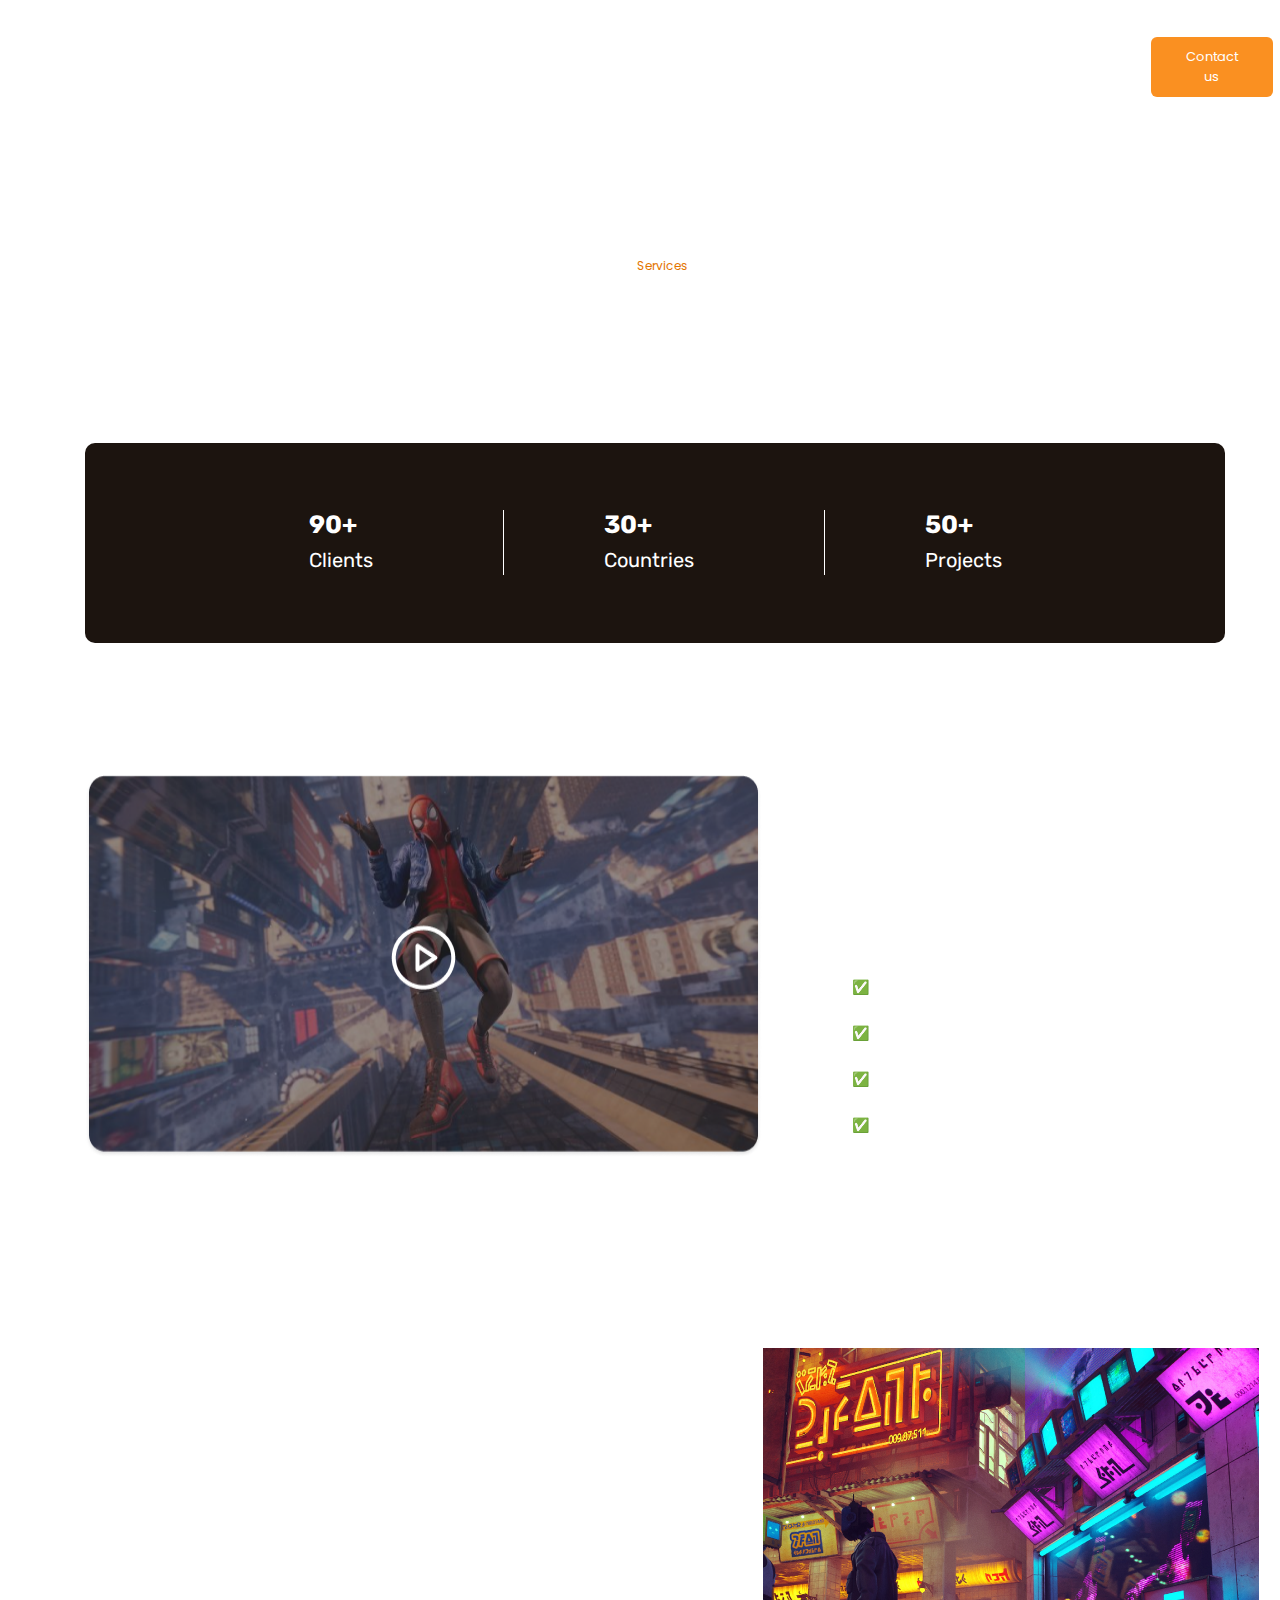
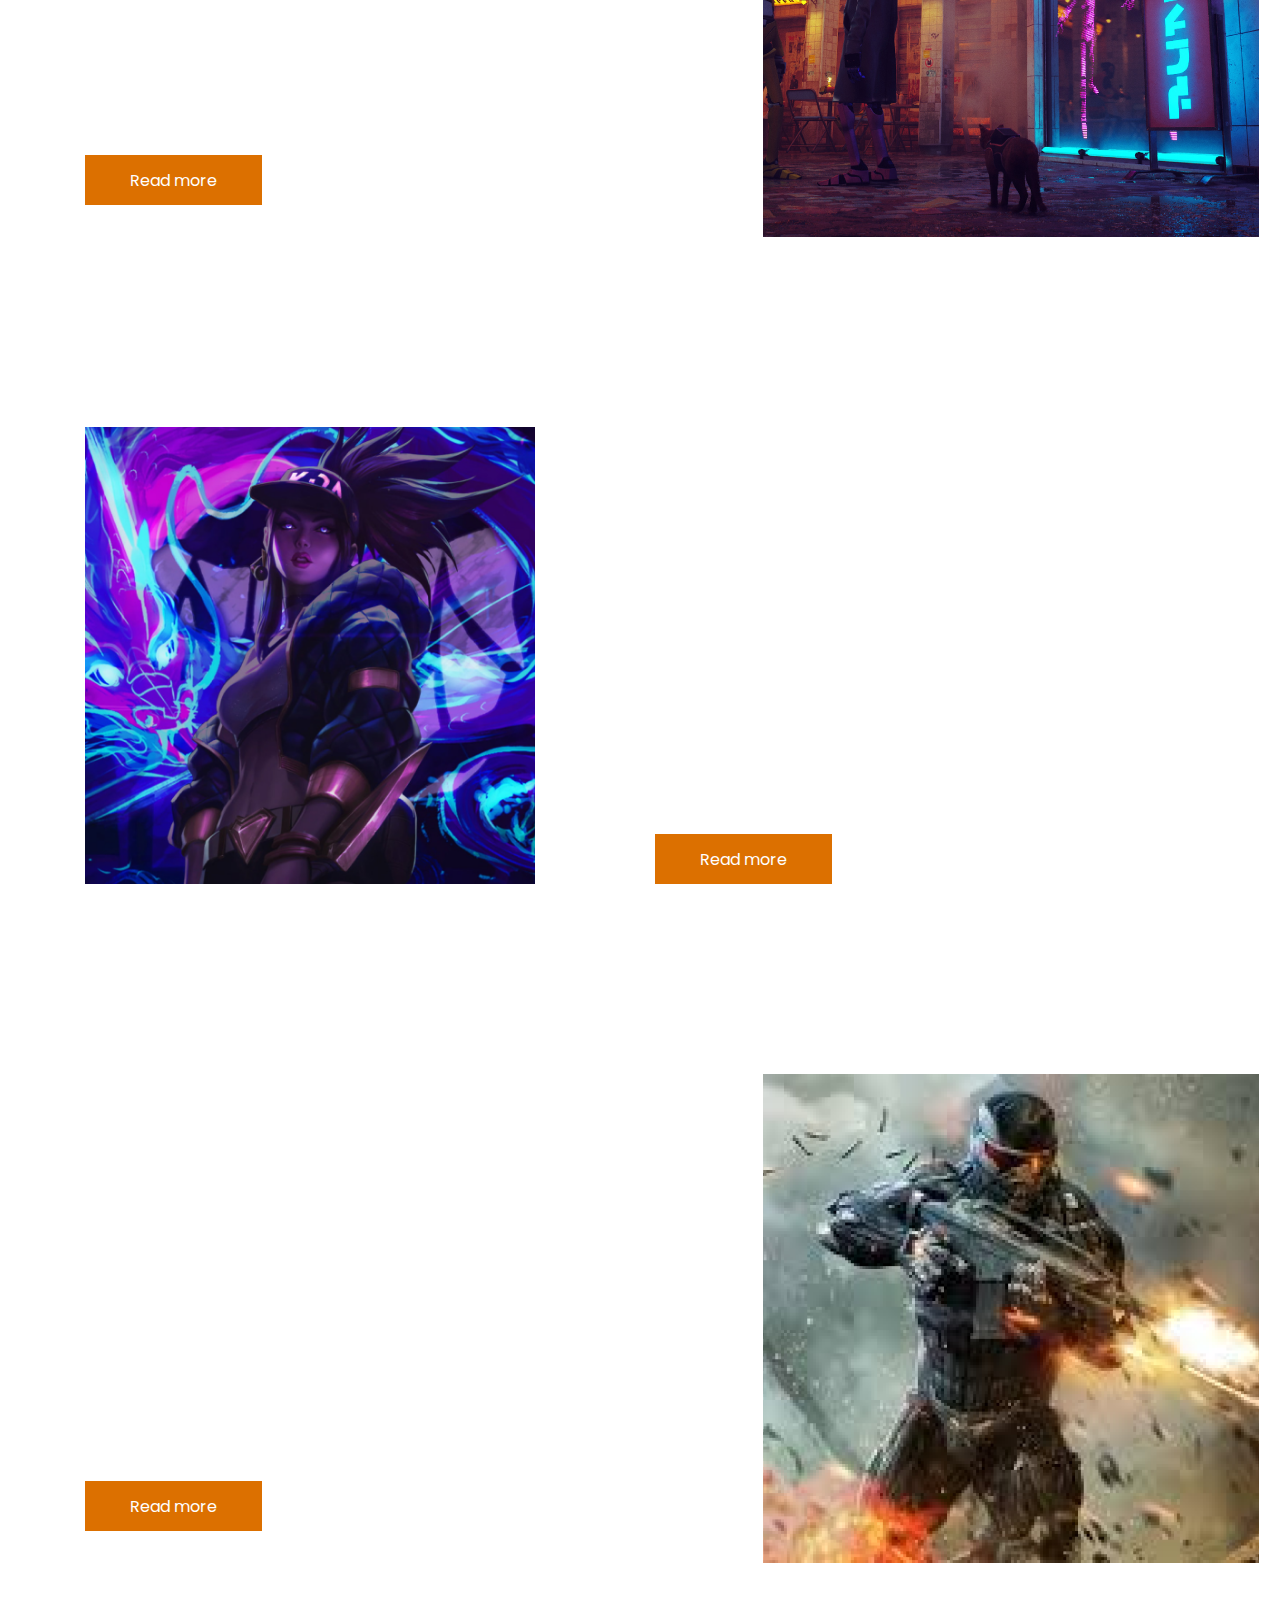
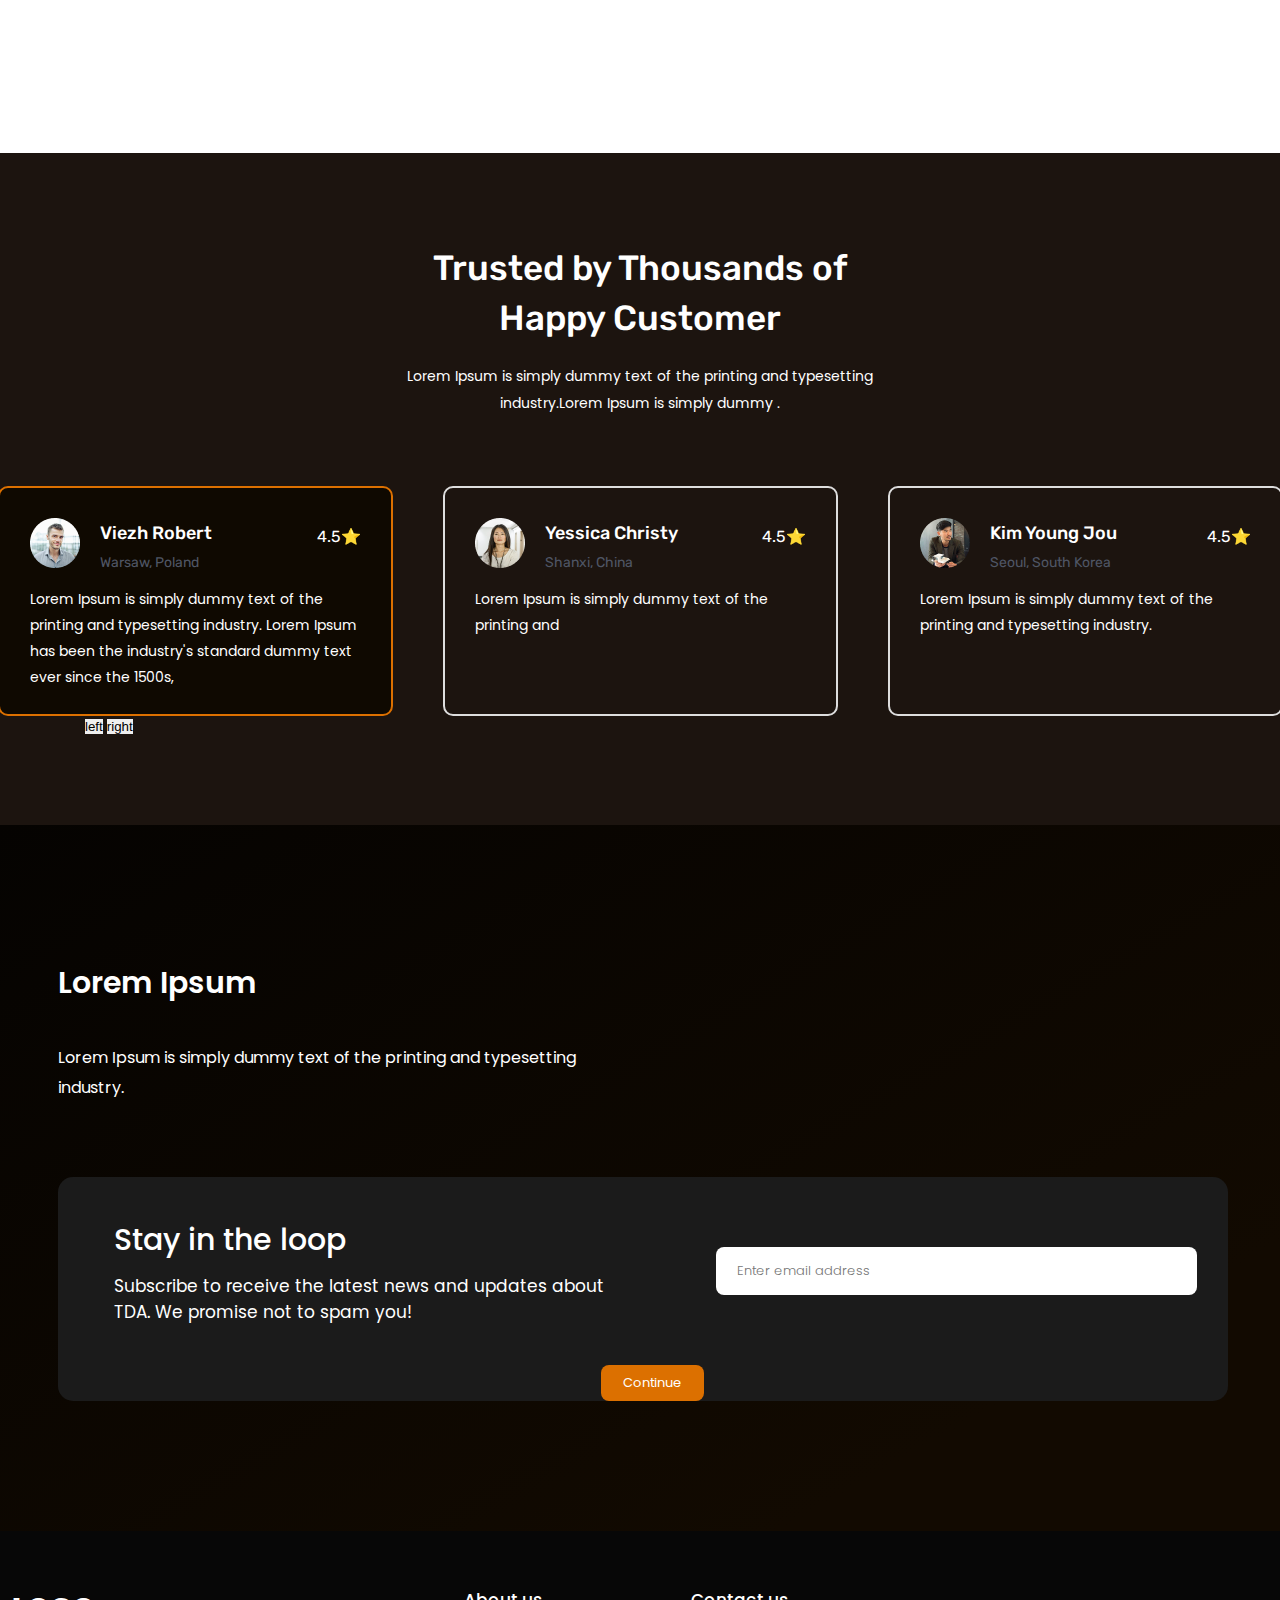
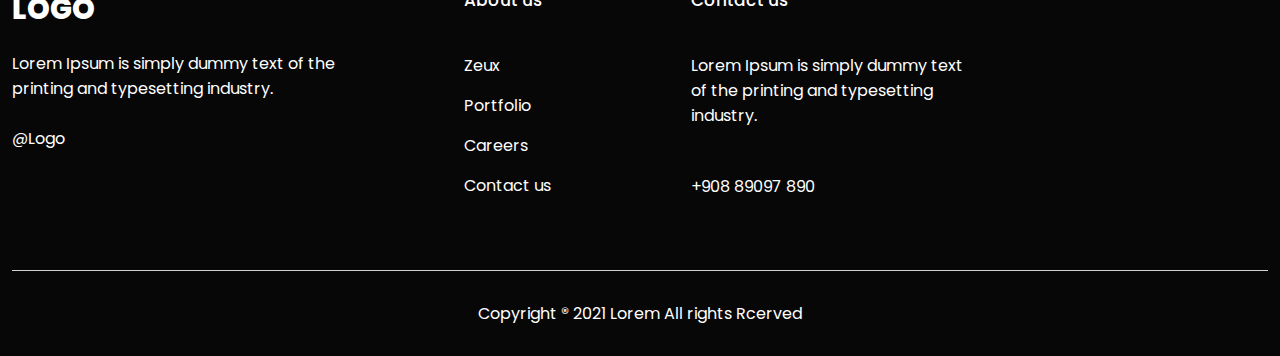
<file: services.html>
<!DOCTYPE html>
<html lang="en">
  <head>
    <meta charset="UTF-8" />
    <meta name="viewport" content="width=device-width, initial-scale=1.0" />
    <link
      href="https://fonts.googleapis.com/css2?family=Poppins:wght@300;400;500;600;700;800&family=Rubik:wght@400;500;700&display=swap"
      rel="stylesheet"
    />
    <link rel="stylesheet" href="./style.css" />
    <title>Services Gaming Platform</title>
  </head>
  <body>
    <header class="header-inf">
      <a class="logotype" href="">LOGO</a>
      <nav>
        <ul class="nav-list-item">
          <li><a class="navigation-list" href="">Home</a></li>
          <li><a class="navigation-list" href="./about.html">About us</a></li>
          <li>
            <a class="navigation-list" href="./services.html">Portfolio</a>
          </li>
          <li><a class="navigation-list" href="">News</a></li>
        </ul>
      </nav>
      <button class="button-contact"><span>Contact us</span></button>
    </header>
    <main>
      <section class="section-box-number">
        <div class="container-sections">
          <p class="about-page tittle">Home ><span>Services</span></p>
          <h1 class="service-name">
            Lorem Ipsum is simply dummy text of the printing and.
          </h1>
          <p class="service-text">
            Lorem Ipsum is simply dummy text of the printing and typesetting
            industry.
          </p>
          <div class="box-information-list">
            <ul class="number-information-list">
              <li>
                <h2 class="our-number">90+</h2>
                <p>Clients</p>
              </li>
              <li>
                <h2 class="our-number">30+</h2>
                <p>Countries</p>
              </li>
              <li>
                <h2 class="our-number">50+</h2>
                <p>Projects</p>
              </li>
            </ul>
          </div>
        </div>
      </section>
      <section>
        <div class="container-sections">
          <div class="video-hero-information">
            <img class="video" src="./services-img/hero-video.png" alt="" />
            <div>
              <h2 class="video-name">Lorem Ipsum is simply dummy text.</h2>
              <p class="video-text">
                Lorem Ipsum is simply dummy text of the printing and typesetting
                industry.Lorem Ipsum is simply dummy .
              </p>
              <ul class="video-list-item">
                <li>
                  <p class="video-text">&#9989; Lorem Ipsum is simply</p>
                </li>
                <li>
                  <p class="video-text">&#9989; Lorem Ipsum is simply</p>
                </li>
                <li>
                  <p class="video-text">&#9989; Lorem Ipsum is simply</p>
                </li>
                <li>
                  <p class="video-text">&#9989; Lorem Ipsum is simply</p>
                </li>
              </ul>
            </div>
          </div>
        </div>
      </section>
      <section>
        <div class="container-sections">
          <div class="big-section-information">
            <div class="information-big-section">
              <h2 class="name-big-section">
                Lorem Ipsum is simply dummy text dummy text
              </h2>
              <p class="text-big-sectin">
                Lorem Ipsum is simply dummy text of the printing and typesetting
                industry. Lorem Ipsum has been the industry's standard dummy
                text ever since the 1500s, when an unknown printer took a galley
                of type and scrambled it to make a type specimen book. It has
                survived not only five centuries,
              </p>
              <p class="text-big-sectin text-two">
                Lorem Ipsum is simply dummy text of the printing and typesetting
                industry.
              </p>
              <button class="buttons-read"><span>Read more</span></button>
            </div>
            <img class="fsa" src="./services-img/img1.png" alt="" />
          </div>
          <div class="big-section-information two-section-card">
            <div>
              <h3 class="name-big-section">
                Lorem Ipsum is simply dummy text dummy text
              </h3>
              <p class="text-big-sectin">
                Lorem Ipsum is simply dummy text of the printing and typesetting
                industry. Lorem Ipsum has been the industry's standard dummy
                text ever since the 1500s, when an unknown printer took a galley
                of type and scrambled it to make a type specimen book. It has
                survived not only five centuries,
              </p>
              <p class="text-big-sectin text-two">
                Lorem Ipsum is simply dummy text of the printing and typesetting
                industry.
              </p>
              <button class="buttons-read"><span>Read more</span></button>
            </div>
            <img class="photo-two" src="./services-img/img2.png" alt="" />
          </div>
          <div class="big-section-information">
            <div class="information-big-section">
              <h3 class="name-big-section">
                Lorem Ipsum is simply dummy text dummy text
              </h3>
              <p class="text-big-sectin">
                Lorem Ipsum is simply dummy text of the printing and typesetting
                industry. Lorem Ipsum has been the industry's standard dummy
                text ever since the 1500s, when an unknown printer took a galley
                of type and scrambled it to make a type specimen book. It has
                survived not only five centuries,
              </p>
              <p class="text-big-sectin text-two">
                Lorem Ipsum is simply dummy text of the printing and typesetting
                industry.
              </p>
              <button class="buttons-read"><span>Read more</span></button>
            </div>
            <img src="./services-img/img3.png" alt="" />
          </div>
        </div>
      </section>
      <!-- section cards clients-->
      <section class="section-client-review">
        <div class="container-sections">
          <h2 class="name-client-review">
            Trusted by Thousands of Happy Customer
          </h2>
          <p>
            Lorem Ipsum is simply dummy text of the printing and typesetting
            industry.Lorem Ipsum is simply dummy .
          </p>
          <ul class="list-card-clients">
            <li class="client-card">
              <div class="list-clients-information">
                <div class="clients-information">
                  <img
                    class="img-clients"
                    src="./services-img/card1.png"
                    alt=""
                  />
                  <div>
                    <h3 class="name-clients">Viezh Robert</h3>
                    <p class="place-clients">Warsaw, Poland</p>
                  </div>
                </div>
                <p class="reting">4.5<span>&#11088;</span></p>
              </div>
              <p class="card-text-clients">
                Lorem Ipsum is simply dummy text of the printing and typesetting
                industry. Lorem Ipsum has been the industry's standard dummy
                text ever since the 1500s,
              </p>
            </li>
            <li class="client-card">
              <div class="list-clients-information">
                <div class="clients-information">
                  <img
                    class="img-clients"
                    src="./services-img/card2.png"
                    alt=""
                  />
                  <div>
                    <h3 class="name-clients">Yessica Christy</h3>
                    <p class="place-clients">Shanxi, China</p>
                  </div>
                </div>
                <p class="reting">4.5&#11088;</p>
              </div>
              <p class="card-text-clients">
                Lorem Ipsum is simply dummy text of the printing and
              </p>
            </li>
            <li class="client-card">
              <div class="list-clients-information">
                <div class="clients-information">
                  <img
                    class="img-clients"
                    src="./services-img/card3.png"
                    alt=""
                  />
                  <div>
                    <h3 class="name-clients">Kim Young Jou</h3>
                    <p class="place-clients">Seoul, South Korea</p>
                  </div>
                </div>
                <p class="reting">4.5&#11088;</p>
              </div>
              <p class="card-text-clients">
                Lorem Ipsum is simply dummy text of the printing and typesetting
                industry.
              </p>
            </li>
          </ul>
          <div>
            <button><span>left</span></button>
            <button><span>right</span></button>
          </div>
        </div>
      </section>
      <!-- section forms -->
      <section class="section-form form-service">
        <div class="container">
          <h2 class="name-form-hero">Lorem Ipsum</h2>
          <p class="text-form-hero">
            Lorem Ipsum is simply dummy text of the printing and typesetting
            industry.
          </p>
          <div class="box-form forms">
            <div>
              <h3 class="name-form">Stay in the loop</h3>
              <p class="text-form">
                Subscribe to receive the latest news and updates about TDA. We
                promise not to spam you!
              </p>
            </div>
            <div class="input-search">
              <input type="text" placeholder="Enter email address" />
              <button class="button-continu"><span>Continue</span></button>
            </div>
          </div>
        </div>
      </section>
    </main>
    <footer class="footer">
      <div class="footer-cont">
        <div class="footer-content">
          <div>
            <a class="logotype-footer" href="">LOGO</a>
            <p class="text-footer">
              Lorem Ipsum is simply dummy text of the printing and typesetting
              industry.
            </p>
            <a class="text-footer" href="mailto:@Logo">@Logo</a>
          </div>
          <div class="informatio-about">
            <ul class="about-us">
              <li><h3 class="name-contact-footer">About us</h3></li>
              <li><a class="information" href="">Zeux</a></li>
              <li><a class="information" href="">Portfolio</a></li>
              <li><a class="information" href="">Careers</a></li>
              <li><a class="information" href="">Contact us</a></li>
            </ul>
            <ul class="about-us">
              <li><h3 class="name-contact-footer">Contact us</h3></li>
              <li>
                <p class="information-text">
                  Lorem Ipsum is simply dummy text of the printing and
                  typesetting industry.
                </p>
              </li>
              <li>
                <a class="information" href="tel:+90889097890"
                  >+908 89097 890</a
                >
              </li>
            </ul>
          </div>
        </div>
        <div class="text-copyright">
          <p class="inf-text-copyright">
            Copyright ® 2021 Lorem All rights Rcerved
          </p>
        </div>
      </div>
    </footer>
  </body>
</html>
</file>
<file: style.css>
*{
    margin: 0;
    padding: 0;
    border: 0;
    box-sizing: border-box;
}
:root{
    --text-color-white:#FFFFFF;
    --linear-gradient-background:#000000, #4A2800;
    --net:#DC700059;
    --when-hovering:#DC7000;
    --black-color:#000000;
    --cards-color:#C4C4C4;
    --button-color:#FFFFFF1C;
    --section-background-color:#000000A6;
    --section-background-color-two:#0000008A;
    --linear-gradient:#090300, #090300;
    --color-footer:#070707;
    --color-form:#1C140F;
    --input-text:#898989;
    --text-color:#E87D0E;
    --button-color-header:#FA9021;
    --button-color-hero:#FA8305, #FB9E3C;
    --bottom:#D2D2D2;
    --forms-color:#1B1B1B;
    --color-one-card-client:#0F0901;
    --color-cards-clints:#DDD;
    --place-clients:#4F5665;
    --list-button-text:#FFFCFC;
    --color-emphasis:#A5A5A5;
    /* colors button news */
    --button-news:#FF8484;
    --color-button-three:#2351F5;
    --button-news-two:#FF7C32;
    --button-news-green:#23A54F;
    --button-news-viollet:#9921C3;
    --label-text-color:#4F4F4F;
}
:root{
    --color-hero-text:#E47500;
    --back-color-section:#1C140F;
    --text-color-white:#FFFFFF;
    --linear-gradient-background:#000000, #4A2800;
    --net:#DC700059;
    --when-hovering:#DC7000;
    --black-color:#000000;
    --cards-color:#C4C4C4;
    --button-color:#FFFFFF1C;
    --section-background-color:#000000A6;
    --section-background-color-two:#0000008A;
    --linear-gradient:#090300, #090300;
    --color-footer:#070707;
    --color-form:#1C140F;
    --input-text:#898989;
    --text-color:#E87D0E;
    --button-color-header:#FA9021;
    --button-color-hero:#FA8305, #FB9E3C;
    --bottom:#D2D2D2;
    --color-button-one:#b000dc1c;
    --subtitle-card:#E8E8E8;
}
a{
    text-decoration: none;
}
ul,ol{
    list-style: none;
}
body{
    font-family: 'Poppins', sans-serif;
font-family: 'Rubik', sans-serif;
/* background-color: #000; */
}
/* -------------------------the first page of the site(перша сторінка сайту)----------------------------------- */
.body{
    background: linear-gradient(180deg, #000 20%, #4A2800 100%);
}
/* styling header */
.header-inf{
    display: flex;
    align-items: center;
    max-width: 1315px;
    margin: 0 auto;
    padding: 37px 7px;
}
.logotype{
    color: var(--text-color-white);
font-family: Poppins;
font-size: 29px;
font-style: normal;
font-weight: 800;
line-height: 153.5%;
margin-right: 566px;
}
nav{
    margin-right: 37px;
}
.nav-list-item{
    display: flex;
}
.nav-list-item>li:not(:last-child){
    margin-right: 82px;
}
.navigation-list{
    color: var(--text-color-white);
font-family: Poppins;
font-size: 16px;
font-style: normal;
font-weight: 400;
line-height: normal;
}
.navigation-list:hover{
    border-bottom: 4px solid var(--when-hovering);
}
.button-contact{
    border-radius: 6px;
background: var(--button-color-header);
padding: 10px 27px;
cursor: pointer;
}
.button-contact>span{
font-family: Poppins;
font-size: 13px;
font-style: normal;
font-weight: 400;
line-height: normal;
color: var(--text-color-white);
}
/* section hero */
.section-one{
    margin-bottom: 160px;
}
.container{
    max-width: 1195px;
    margin: 0 auto;
    padding: 0 15px;
}
.hero-inf{
    display: flex;
}
.div-hero{
    margin-right: 195px;
}
.visually-hidden{
    position: absolute;
    width: 1px;
    height: 1px;
    margin: -1px;
    border: 0;
    padding: 0;
  
    white-space: nowrap;
    clip-path: inset(100%);
    clip: rect(0 0 0 0);
    overflow: hidden;
  
    outline: 0;
    outline-offset: 0;
  
    visibility: hidden;
    pointer-events: none;
}
.text-hero{
    color: var(--text-color);
font-family: Poppins;
font-size: 20px;
font-style: normal;
font-weight: 700;
line-height: 155.2%;
padding-top: 121px;
margin-bottom: 10px;
}
.name-hero{
    width: 479px;
font-family: Poppins;
font-size: 50px;
font-style: normal;
font-weight: 700;
line-height: 155.2%;
margin-bottom: 26px;
color: var(--text-color-white);
}
.text-information-hero{
font-family: Poppins;
font-size: 16px;
font-style: normal;
font-weight: 500;
line-height: 200%;
margin-bottom: 50px;
color: var(--text-color-white);
}
.button-hero{
    border-radius: 40px;
    background: linear-gradient(113deg, #FA8305 0%, #FB9E3C 100%);
    cursor: pointer;
    padding: 14px 30px;
}
.button-hero>span{
font-family: Poppins;
font-size: 16px;
font-style: normal;
font-weight: 500;
line-height: normal;
color: var(--text-color-white);
}
/* styling two section */
.trend-inform{
    display: flex;
    margin-bottom: 57px;
}
.name-trend-game{
font-family: Rubik;
font-size: 31px;
font-style: normal;
font-weight: 700;
line-height: 187.5%;
margin-right: 600px;
color: var(--text-color-white);
}
.button-see{
    border-radius: 10px;
background: rgba(255, 255, 255, 0.11);
cursor: pointer;
padding: 10px 30px;
}
.button-see span{
    font-family: Rubik;
    font-size: 20px;
    font-style: normal;
    font-weight: 500;
    line-height: 187.5%;
    color: var(--text-color-white);
}
.card-trend-game{
    display: flex;
    gap: 47px;
}
.text-followers{
font-family: Rubik;
font-size: 22px;
font-style: normal;
font-weight: 500;
line-height: 187.5%;
margin: 25px 0px;
margin-left: 40px;
color: var(--text-color-white);
}
/* section three */
.name-lorem{
font-family: Poppins;
font-size: 35px;
font-style: normal;
font-weight: 600;
line-height: 187.5%;
text-align: center;
margin: 128px 0px 67px;
color: var(--text-color-white);
}
.name-lorem+h3{
font-family: Poppins;
font-size: 30px;
font-style: normal;
font-weight: 600;
line-height: 187.5%;
margin-bottom: 32px;
color: var(--text-color-white);
}
.text-lorem{
    width: 545px;
font-family: Poppins;
font-size: 16px;
font-style: normal;
font-weight: 400;
line-height: 187.5%;
margin-bottom: 46px;
color: var(--text-color-white);
}
.text-lorem+img{
    border-radius: 5px;
    margin-bottom: 157px;
}
/* .nvb{
    background: linear-gradient(180deg, #000 0%, #4A2800 150%);
backdrop-filter: blur(7px);
} */
/* section four */
.section-four_img{
    background-image: url(./game-img/rear.png);
    background-repeat: no-repeat;
    background-size: cover;
    background-position: bottom;
    padding: 100px 0px;
}
.name-text{
    width: 826px;
    text-align: center;
margin: 0 auto;
font-family: Poppins;
font-size: 30px;
font-style: normal;
font-weight: 700;
line-height: 187.5%;
margin-bottom: 25px;
color: var(--text-color-white);
}
.text-inform{
    width: 820px;
font-family: Poppins;
font-size: 16px;
font-style: normal;
font-weight: 400;
line-height: 187.5%;
margin: 0 auto;
text-align: center;
margin-bottom: 100px;
color: var(--text-color-white);
}
.special-inf{
    /* display: grid;
    grid-template-columns: repeat(4,1fr);
    gap: 78px 100px;
    padding-bottom: 92px; */
    /* max-width: 900px;
    margin: 0 auto;
    padding: 0 15px; */
    display: flex;
    gap: 100px;
    flex-wrap: wrap;
    justify-content: center;
    align-content: center;
}
.card-prof>img{
    padding-left: 60px;
    margin-bottom: 30px;
}
.card-prof:nth-child(4n) img{
    padding-left: 30px;
}
.card-prof:nth-child(5n) img{
    padding-left: 30px;
}
.card-prof:last-child img{
    padding-left: 30px;
}
.inf-prof{
font-family: Poppins;
font-size: 16px;
font-style: normal;
font-weight: 500;
line-height: 187.5%;
color: var(--text-color-white);
}
/* styling section project cards */
.two-section-pro-form{
    background: linear-gradient(152deg, #090300 60%, rgba(9, 3, 0, 0.00) 100%);
}
.section-project{
    padding: 148px 0px;
}
.name-project{
font-family: Poppins;
font-size: 30px;
font-style: normal;
font-weight: 700;
line-height: 187.5%;
text-align: center;
margin-bottom: 15px;
color: var(--text-color-white);
}
.text-project{
    width: 497px;
    margin: 0 auto;
font-family: Poppins;
font-size: 14px;
font-style: normal;
font-weight: 400;
line-height: 187.5%;
text-align: center;
margin-bottom: 71px;
color: var(--text-color-white);
}
/* list project img */
.list-project{
    display: flex;
    flex-wrap: wrap;
    gap: 24px;
    margin-bottom: 72px;
    /* display: grid;
    grid-template-columns: repeat(3,1fr); */
}
.buttons-project{
    display: flex;
    justify-content: center;
}
/* styling section forms */
.name-form-hero{
font-family: Poppins;
font-size: 30px;
font-style: normal;
font-weight: 600;
line-height: 187.5%;
margin-bottom: 32px;
color: var(--text-color-white);
}
.text-form-hero{
    width: 545px;
font-family: Poppins;
font-size: 16px;
font-style: normal;
font-weight: 400;
line-height: 187.5%;
margin-bottom: 74px;
color: var(--text-color-white);
}
/* box form */
.box-form{
    width: 1170px;
height: auto;
display: flex;
    border-radius: 15px;
background: var(--color-form);
}
.name-form{
font-family: Poppins;
font-size: 30px;
font-style: normal;
font-weight: 500;
line-height: normal;
margin: 40px 0px 10px 56px;
color: var(--text-color-white);
}
.text-form{
    width: 520px;
font-family: Poppins;
font-size: 17px;
font-style: normal;
font-weight: 400;
line-height: normal;
margin: 0px 82px 42px 56px;
color: var(--text-color-white);
}
input{
    margin: 70px 0px;
    border-radius: 8px;
    outline: none;
background: var(--text-color-white);
}
[placeholder="Enter email address"]{
font-family: Poppins;
font-size: 13px;
font-style: normal;
font-weight: 300;
line-height: normal;
padding: 14px 210px 14px 21px;
color: var(--input-text);
}
.button-continu{
    position: relative;
    right: 115px;
    border-radius: 8px;
    cursor: pointer;
    padding: 8px 22px;
background: var(--when-hovering);
}
.button-continu span{
font-family: Poppins;
font-size: 13px;
font-style: normal;
font-weight: 400;
line-height: normal;
text-align: center;
color: var(--text-color-white);
}
.section-form{
    padding-bottom: 150px;
}
/* styling footer */
.footer{
    background: var(--color-footer);
}
.footer-cont{
    max-width: 1270px;
    margin: 0 auto;
    padding: 0px 7px;
}
.logotype-footer{
    display: block;
    color: var(--text-color-white);
font-family: Poppins;
font-size: 29px;
font-style: normal;
font-weight: 800;
line-height: 153.5%;
margin-bottom: 20px;
}
.text-footer{
    width: 372px;
font-family: Poppins;
font-size: 16px;
font-style: normal;
font-weight: 400;
line-height: normal;
margin-bottom: 25px;
color: var(--text-color-white);
}
.informatio-about{
    display: flex;
   gap: 140px;
}
.footer-content{
    display: flex;
    gap: 80px;
    padding: 56px 0px;
}
.name-contact-footer{
font-family: Poppins;
font-size: 17px;
font-style: normal;
font-weight: 500;
line-height: normal;
margin-bottom: 40px;
color: var(--text-color-white);
}
.information{
font-family: Poppins;
font-size: 16px;
font-style: normal;
font-weight: 400;
line-height: normal;
color: var(--text-color-white);
}
.information-text{
    width: 282px;
    font-family: Poppins;
font-size: 16px;
font-style: normal;
font-weight: 400;
line-height: normal;
color: var(--text-color-white);
}
.about-us>li{
margin-bottom: 15px;
}
.text-copyright{
    border-top: 1px solid var(--bottom);
}
.inf-text-copyright{
    font-family: Poppins;
font-size: 16px;
font-style: normal;
font-weight: 400;
line-height: normal;
text-align: center;
padding: 30px 0px;
color: var(--text-color-white);
}
/*------------------- the end of styling the first page of the site(кінець стилювання першої сторінки сайту)--------------------- */


/*----------------------------------------- Переходжу до другої сторінки--------------------------------------- */
.body-about{
    font-family: 'Poppins', sans-serif;
font-family: 'Rubik', sans-serif;
background: linear-gradient(177deg, #010101 0%, #1A0E01 100%);
}
.container-two{
    max-width: 1220px;
    margin: 0 auto;
    padding: 0 15px;
}
.visually-hidden {
    position: absolute;
    width: 1px;
    height: 1px;
    margin: -1px;
    border: 0;
    padding: 0;
  
    white-space: nowrap;
    clip-path: inset(100%);
    clip: rect(0 0 0 0);
    overflow: hidden;
  
    outline: 0;
    outline-offset: 0;
  
    visibility: hidden;
    pointer-events: none;
  }
.header-inf{
    display: flex;
    align-items: center;
    max-width: 1315px;
    margin: 0 auto;
    padding: 37px 7px;
}
.logotype{
    color: var(--text-color-white);
font-family: Poppins;
font-size: 29px;
font-style: normal;
font-weight: 800;
line-height: 153.5%;
margin-right: 566px;
}
nav{
    margin-right: 37px;
}
.nav-list-item{
    display: flex;
}
.nav-list-item>li:not(:last-child){
    margin-right: 82px;
}
.navigation-list{
    color: var(--text-color-white);
font-family: Poppins;
font-size: 16px;
font-style: normal;
font-weight: 400;
line-height: normal;
}
.navigation-list:hover{
    border-bottom: 4px solid var(--when-hovering);
}
.button-contact{
    border-radius: 6px;
background: var(--button-color-header);
padding: 10px 27px;
cursor: pointer;
}
.button-contact>span{
font-family: Poppins;
font-size: 13px;
font-style: normal;
font-weight: 400;
line-height: normal;
color: var(--text-color-white);
}
/* styling section one (hero) */
.section-one{
    padding-bottom: 145px;
}
.hero-information{
    display: flex;
    gap: 166px;
}
.hero-content{
    padding: 130px 0px;
}
.about-page{
font-family: Poppins;
font-size: 12px;
font-style: normal;
font-weight: 400;
line-height: 208.5%;
margin-bottom: 38px;
    color: var(--text-color-white);
}
.about-page span{
    color: var(--color-hero-text);
}
.name-hero{
    width: 425px;
font-family: Poppins;
font-size: 30px;
font-style: normal;
font-weight: 700;
line-height: 180.5%;
margin-bottom: 25px;
color: var(--text-color-white);
}
.text-hero-information{
    width: 414px;
font-family: Poppins;
font-size: 15px;
font-style: normal;
font-weight: 400;
line-height: 208.5%;
margin-bottom: 57px;
color: var(--text-color-white);
}
.button-hero{
    border-radius: 40px;
background: linear-gradient(113deg, #FA8305 0%, #FB9E3C 100%);
padding: 10px 19px;
}
.button-hero span{
font-family: Poppins;
font-size: 16px;
font-style: normal;
font-weight: 500;
line-height: normal;
color: var(--text-color-white);
}
.img-hero{
    width: 739px;
height: auto;
}
/* section two  */
.section-two{
    padding-bottom: 147px;
}
.head{
    color: var(--text-color-white);
font-family: Poppins;
font-size: 25px;
font-style: normal;
font-weight: 600;
line-height: 180.5%;
margin-bottom: 63px;
}
/* cards */
.list-card{
    display: flex;
}
.card{
    border-radius: 20px;
    background: var(--back-color-section);
box-shadow: 0px 4px 94px 0px rgba(0, 0, 0, 0.15);
}
/* styling button */
.button{
    padding: 10px 24px;
    border-radius: 8px;
margin: 64px 0px 19px 37px;
}
.text-button-card{
font-family: Poppins;
font-size: 14px;
font-style: normal;
font-weight: 400;
line-height: 187.5%;
    color: var(--text-color-white);
}
.card:first-child .button{
    background: var(--color-button-one);
}
.card:nth-child(even) .button{
    background: rgba(220, 66, 0, 0.11);
}
.card:last-child .button{
    background-color: rgba(0, 220, 141, 0.11);
}
.card:not(:last-child){
    margin-right: 43px;
}
.head-card{
font-family: Poppins;
font-size: 20px;
font-style: normal;
font-weight: 600;
line-height: 187.5%;
margin-left: 37px;
margin-bottom: 16px;
    color: var(--text-color-white);
}
.text-card{
font-family: Poppins;
font-size: 14px;
font-style: normal;
font-weight: 400;
line-height: 187.5%;
margin: 0px 37px 64px;
    color: var(--text-color-white);
}
/* section three */
.section-three{
    background-color: var(--color-form);
    padding: 113px 0px 0px;
}
.lorem-inform{
    display: flex;
    gap: 95px;
}
.img-cards-two-about{
    width: 496px;
    height: 489px;
}
.inform-lorem-card{
    padding: 21px 0px ;
}
.text-lorem{
font-family: Poppins;
font-size: 16px;
font-style: normal;
font-weight: 500;
line-height: 202.5%;
margin-bottom: 14px;
color: var(--text-color-white);
}
.inform-name-lorem{
    width: 531px;
font-family: Poppins;
font-size: 28px;
font-style: normal;
font-weight: 600;
line-height: 157.5%;
margin-bottom: 14px;
color: var(--text-color-white);
}
.inform-name-text{
    width: 536px;
font-family: Poppins;
font-size: 16px;
font-style: normal;
font-weight: 400;
line-height: 202.5%;
color: var(--text-color-white);
}
/* finish styling section three */

/* stsrt styling section four */
.section-four{
    background: linear-gradient(177deg, #010101 0%, #1A0E01 80%);
padding: 148px 0px 153px;
}
.headline{
    font-family: Poppins;
    font-size: 25px;
    font-style: normal;
    font-weight: 600;
    line-height: 180.5%;
    /* margin-top: 148px; */
    margin-bottom: 53px;
    color: var(--text-color-white);
    }
.list-cards{
    display: flex;
    margin-bottom: 157px;
}
.cards-team{
    border-radius: 20px;
background: var(--back-color-section);
}
.cards-team:not(:last-child){
    margin-right: 28px;
}
.userpic{
    margin: 35px 86px 0px;
}
.caption{
font-family: Poppins;
font-size: 19px;
font-style: normal;
font-weight: 600;
line-height: 202.5%;
margin-left: 90px;
color: var(--text-color-white);
}
.caption+p{
    color: var(--subtitle-card);
font-family: Poppins;
font-size: 16px;
font-style: normal;
font-weight: 300;
line-height: 202.5%;
margin-left: 129px;
margin-bottom: 30px;
}
/*  */

/* section form */
.name-form-hero{
    font-family: Poppins;
    font-size: 30px;
    font-style: normal;
    font-weight: 600;
    line-height: 187.5%;
    margin-bottom: 32px;
    color: var(--text-color-white);
    }
    .text-form-hero{
        width: 545px;
    font-family: Poppins;
    font-size: 16px;
    font-style: normal;
    font-weight: 400;
    line-height: 187.5%;
    margin-bottom: 74px;
    color: var(--text-color-white);
    }
    /* box form */
    .box-form{
        width: 1170px;
    height: auto;
    display: flex;
        border-radius: 15px;
    background: var(--color-form);
    }
    .name-form{
    font-family: Poppins;
    font-size: 30px;
    font-style: normal;
    font-weight: 500;
    line-height: normal;
    margin: 40px 0px 10px 56px;
    color: var(--text-color-white);
    }
    .text-form{
    font-family: Poppins;
    font-size: 17px;
    font-style: normal;
    font-weight: 400;
    line-height: normal;
    margin: 0px 82px 42px 56px;
    color: var(--text-color-white);
    }
    input{
        margin: 70px 0px;
        border-radius: 8px;
        outline: none;
    background: var(--text-color-white);
    }
    [placeholder="Enter email address"]{
    font-family: Poppins;
    font-size: 13px;
    font-style: normal;
    font-weight: 300;
    line-height: normal;
    padding: 14px 210px 14px 21px;
    color: var(--input-text);
    }
    .button-continu{
        position: relative;
        right: 115px;
        border-radius: 8px;
        cursor: pointer;
        padding: 8px 22px;
    background: var(--when-hovering);
    }
    .button-continu span{
    font-family: Poppins;
    font-size: 13px;
    font-style: normal;
    font-weight: 400;
    line-height: normal;
    text-align: center;
    color: var(--text-color-white);
    }
    .section-form{
        padding-bottom: 150px;
    }
    /* styling footer */
    .footer{
        background: var(--color-footer);
    }
    .footer-cont{
        max-width: 1270px;
        margin: 0 auto;
        padding: 0px 7px;
    }
    .logotype-footer{
        display: block;
        color: var(--text-color-white);
    font-family: Poppins;
    font-size: 29px;
    font-style: normal;
    font-weight: 800;
    line-height: 153.5%;
    margin-bottom: 20px;
    }
    .text-footer{
        width: 372px;
    font-family: Poppins;
    font-size: 16px;
    font-style: normal;
    font-weight: 400;
    line-height: normal;
    margin-bottom: 25px;
    color: var(--text-color-white);
    }
    .informatio-about{
        display: flex;
       gap: 140px;
    }
    .footer-content{
        display: flex;
        gap: 80px;
        padding: 56px 0px;
    }
    .name-contact-footer{
    font-family: Poppins;
    font-size: 17px;
    font-style: normal;
    font-weight: 500;
    line-height: normal;
    margin-bottom: 40px;
    color: var(--text-color-white);
    }
    .information{
    font-family: Poppins;
    font-size: 16px;
    font-style: normal;
    font-weight: 400;
    line-height: normal;
    color: var(--text-color-white);
    }
    .information-text{
        width: 282px;
        font-family: Poppins;
    font-size: 16px;
    font-style: normal;
    font-weight: 400;
    line-height: normal;
    margin-bottom: 46px;
    color: var(--text-color-white);
    }
    .about-us>li{
    margin-bottom: 15px;
    }
    .text-copyright{
        border-top: 1px solid var(--bottom);
    }
    .inf-text-copyright{
        font-family: Poppins;
    font-size: 16px;
    font-style: normal;
    font-weight: 400;
    line-height: normal;
    text-align: center;
    padding: 30px 0px;
    color: var(--text-color-white);
    }
/* --------------------------------finish styling two page ----------------------------------------------------*/

/*-----------------------------------------the beginning of the styling of the third page------------------------------------------*/
/* one section styling  */
/* body{
    background-color: #000;
} */
.body-services{
    background: linear-gradient(150deg, #050301 0%, #120A01 100%);
}
    .section-box-number{
        padding: 120px 0px 130px;
    }
    .container-sections{
        max-width: 1140px;
        margin: 0 auto;
        padding: 0 15px;
    }
    .tittle{
        text-align: center;
        margin-bottom: 15px;
    }
    .service-name{
text-align: center;
font-family: Poppins;
font-size: 33px;
font-style: normal;
font-weight: 600;
line-height: 180.5%;
margin-bottom: 15px;
color: var(--text-color-white);
    }
    .service-text{
        font-family: Poppins;
        font-size: 16px;
        font-style: normal;
        font-weight: 500;
        line-height: 187.5%;
        text-align: center;
        margin-bottom: 45px;
        color: var(--text-color-white);
    }
    .box-information-list{
        width: 1140px;
height: 200px;
border-radius: 10px;
background: var(--back-color-section);
    }
    .number-information-list{
        display: flex;
        justify-content: center;
        padding: 67px 91px;
    }
    .number-information-list>li:not(:last-child){
        /* margin-right: 320px; */
        padding-right: 130px;
        border-right: 1px solid var(--text-color-white);
    }
    .number-information-list>li:nth-last-child(even){
        padding-left: 100px;
    }
    .number-information-list>li:last-child{
        padding-left: 100px;
    }
    .our-number{
font-family: Rubik;
font-size: 25px;
font-style: normal;
font-weight: 700;
line-height: 30px;
margin-bottom: 5px;
color: var(--text-color-white);
    }
    .our-number+p{
font-family: Rubik;
font-size: 20px;
font-style: normal;
font-weight: 400;
line-height: 30px;
color: var(--text-color-white);
    }
/* styling section video */
.video-hero-information{
    display: flex;
    gap: 90px;
}
.video-name{
    width: 380px;
font-family: Poppins;
font-size: 30px;
font-style: normal;
font-weight: 700;
line-height: 180.5%;
margin-bottom: 12px;
color: var(--text-color-white);
}
.video{
    cursor: pointer;
}
.video-text{
    width: 420px;
font-family: Poppins;
font-size: 14px;
font-style: normal;
font-weight: 400;
line-height: 187.5%; 
color: var(--text-color-white);
}
.video-name+p{
    margin-bottom: 28px;
}
.video-list-item>li{
margin-bottom: 20px;
}
/* styling big section */
.big-section-information{
    display: flex;
    margin: 190px 0px;
}
.two-section-card{
    flex-direction: row-reverse;
}
.photo-two{
    width: 450px;
    margin-right: 120px;
}
.information-big-section{
    margin-right: 138px;
}
.name-big-section{
width: 470px;
font-family: Poppins;
font-size: 30px;
font-style: normal;
font-weight: 500;
line-height: normal;
margin-bottom: 43px;
color:var(--text-color-white);
}
.text-big-sectin{
width: 540px;
font-family: Poppins;
font-size: 17px;
font-style: normal;
font-weight: 400;
line-height: normal;
margin-bottom: 40px;
color: var(--text-color-white);
}
.text-two{
    margin-bottom: 50px;
}
/* styling button */
.buttons-read{
    width: 177px;
height: 50px;
cursor: pointer;
    background: var(--when-hovering);
}
.buttons-read>span{
font-family: Poppins;
font-size: 16px;
font-style: normal;
font-weight: 400;
line-height: normal;
color: var(--text-color-white);
}
/* finish stiling big section */

/* styling section cards clients*/
.section-client-review{
    padding: 90px 0px;
    background-color: var(--back-color-section);
}
.name-client-review{
    width: 450px;
font-family: Rubik;
font-size: 35px;
font-style: normal;
font-weight: 500;
line-height: 50px; 
text-align: center;
margin: 0 auto;
margin-bottom: 20px;
color: var(--text-color-white);
}
.name-client-review+p{
    width: 555px;
    font-family: Poppins;
    font-size: 14px;
    font-style: normal;
    font-weight: 400;
    line-height: 187.5%;
    text-align: center;
    margin: 0 auto;
    margin-bottom: 70px;
    color: var(--text-color-white);
}
/* styling clients cards */
.list-card-clients{
    display: flex;
    justify-content: center;
}
.client-card:first-child{
    width: 400px;
height: 230px;
border-radius: 10px;
border: 2px solid var(--when-hovering);
background: var(--color-one-card-client);
}
.client-card{
    /* width: 400px;
height: 230px; */
border-radius: 10px;
border: 2px solid var( --color-cards-clints);
}
.client-card:not(:last-child){
    margin-right: 50px;
}
.list-clients-information{
    display: flex;
    align-items: center;
}
.clients-information{
    display: flex;
    gap: 20px;
    padding: 30px 0px 8px 30px;
}
.clients-information:nth-last-child(even){
    margin-right: 75px;
}
.img-clients{
    width: 50px;
height: 50px;
}
/* information clients */
.name-clients{
font-family: Rubik;
font-size: 18px;
font-style: normal;
font-weight: 500;
line-height: 30px;
color: var(--text-color-white);
}
.name-clients:nth-last-child(even){
    width: 142px;
}
.place-clients{
font-family: Rubik;
font-size: 14px;
font-style: normal;
font-weight: 400;
line-height: 30px;
color: var(--place-clients);
}
.reting{
font-family: Rubik;
font-size: 16px;
font-style: normal;
font-weight: 400;
line-height: 30px;
margin-right: 30px;
color: var(--text-color-white);
}
.card-text-clients{
font-family: Poppins;
font-size: 14px;
font-style: normal;
font-weight: 400;
line-height: 187.5%;
margin: 0px 30px 30px;
color: var(--text-color-white);
}
.buttons-clients-card{
    display: flex;
    gap: 30px;
    justify-content: end;
    padding: 60px 0px;
}
.button-clients{
    width: 60px;
height: 60px;
border-radius: 30px;
cursor: pointer;
border-color: var(--when-hovering);
background-color: var(--when-hovering);
}
.button-clients>span{
    font-family: Rubik;
font-size: 16px;
font-style: normal;
font-weight: 400;
color: var(--text-color-white);
}
.form-service{
    background: linear-gradient(150deg, #050301 0%, #120A01 80%);
    padding: 130px 0px;
}
.forms{
    background: var(--forms-color);
}
/*--------------------------------------------------------finish of the styling of the service section--------------------------------------------  */
/* -----------------------------------------------starting to style the fourth page(page news)------------------------------------------------------ */
.body-news{
    background: linear-gradient(161deg, #050301 0%, #150C01 100%);
}
.section-list-item-news{
    padding: 120px 0px 0px;
}
.news{
    margin-bottom: 74px;
}
.search-input-hero{
    display: block;
   width: 400px;
height: 49px;
border-radius: 10px;
margin: 0 auto;
background: var(--color-form);
}
[placeholder="Search"]{
    font-family: Poppins;
font-size: 16px;
font-style: normal;
font-weight: 400;
line-height: 189.5%;
padding-left: 60px;
    color: var(--text-color-white);
}
[placeholder="Search"]::placeholder{
font-family: Poppins;
font-size: 16px;
font-style: normal;
font-weight: 400;
line-height: 189.5%;
    color: var(--text-color-white);
}
/* styling information news */
.img-one{
    width: 587px;
height: 295px;
border-radius: 20px;
margin-bottom: 25px;
}
.img-two{
    width: 587px;
height: 295px;
margin-top: 90px;
margin-bottom: 25px;
border-radius: 20px;
}
.button-namber{
    display: flex;
}
.button-smash{
    width: 164.044px;
height: 48px;
cursor: pointer;
margin-right: 20px;
margin-bottom: 20px;
background: var(--color-button-three);
}
.button-smash>span{
    color: var(--list-button-text);
font-family: Poppins;
font-size: 16px;
font-style: normal;
font-weight: 400;
line-height: 187.5%; 
}
.number-min{
font-family: Poppins;
font-size: 16px;
font-style: normal;
font-weight: 400;
line-height: 187.5%; 
padding-top: 8px;
color: var(--text-color-white);
}
.heading-new{
width: 575px;
font-family: Poppins;
font-size: 30px;
font-style: normal;
font-weight: 600;
line-height: normal;
margin-bottom: 32px;
    color: var(--text-color-white);
}
.subtitle-text{
    width: 530px;
font-family: Poppins;
font-size: 17px;
font-style: normal;
font-weight: 400;
line-height: 207.8%;
margin-bottom: 40px;
color: var(--text-color-white);
}
.subtitle-text-two{
    width: 580px;
    font-family: Poppins;
    font-size: 17px;
    font-style: normal;
    font-weight: 400;
    line-height: 207.8%;
    padding-bottom: 120px;
    width: 580px;
height: 0.7px;
    border-bottom: 1px solid var(--color-emphasis);
    color: var(--text-color-white);
}
/* styling news content */
.hero-news-content{
    display: flex;
    gap: 72px;
    padding: 100px 0px;
}
.list-news{
display: flex;
}
.list-news:not(:last-child){
    margin-bottom: 60px;
}
.list-news:nth-child(even) .news-button{
    background-color: var(--color-button-three);
}
.list-news:first-child .news-button{
    background-color: var(--button-news);
}
.list-news:last-child .news-button{
    background-color: var(--button-news-viollet);
}
.list-news:nth-child(5n) .news-button{
    background-color: var(--button-news-green);
}
.list-img-news{
    border-radius: 20px;
}
.news-list-item{
    margin-left: 30px;
    padding: 30px 0px;
}
.list-item-button{
    display: flex;
    margin-bottom: 25px;
}
.news-button{
    width: 137.974px;
height: 39.896px;
margin-right: 16px;
cursor: pointer;
    background: var(--button-news-two);
}
/* .news-button:first-child{
    background-color: var(--button-news);
} */
.news-button>span{
font-family: Poppins;
font-size: 14px;
font-style: normal;
font-weight: 400;
line-height: 187.5%;
color: var(--text-color-white);
}
.number-news-time{
font-family: Poppins;
font-size: 14px;
font-style: normal;
font-weight: 400;
line-height: 187.5%;
padding-top: 5px;
color: var(--text-color-white);
}
.news-name{
    width: 390px;
    font-family: Poppins;
font-size: 23px;
font-style: normal;
font-weight: 600;
line-height: normal;
color: var(--text-color-white);
}
/* ---------------------------finish styling page news--------------------- */
/* ---------------------------styling page forms---------------------------- */
.form-information{
    padding: 90px 0px;
    background: var(--back-color-section);
}
.forms-tittle{
font-family: Poppins;
font-size: 30px;
font-style: normal;
font-weight: 400;
line-height: 189.5%;
text-align: center;
color: var(--text-color-white);
}
.forms-tittle+p{
font-family: Poppins;
font-size: 13px;
font-style: normal;
font-weight: 500;
line-height: 189.5%;
text-align: center;
margin-bottom: 80px;
color: var(--text-color-white);
}
.input-name-information{
    display: flex;
}
label{
font-family: Poppins;
font-size: 14px;
font-style: normal;
font-weight: 500;
line-height: 175.4%;
letter-spacing: -0.3px;
/* margin-top: 40px; */
color: var(--label-text-color);
}
.input-name-information>input{
    width: 322px;
height: 56px;
    display: block;
    margin: 0;
    padding: 0;
    border-radius: 9px;
border: 0.6px solid #CECECE;
background: rgba(255, 255, 255, 0.07);
}
.email-label{
    margin-top: 40px;
}
.input-email{
    width: 671px;
height: 56px;
    display: block;
    margin: 0;
    padding: 0;
    border-radius: 9px;
border: 0.6px solid #CECECE;
background: rgba(255, 255, 255, 0.07);
}
.texrea-message{
    display: block;
}
</file>
